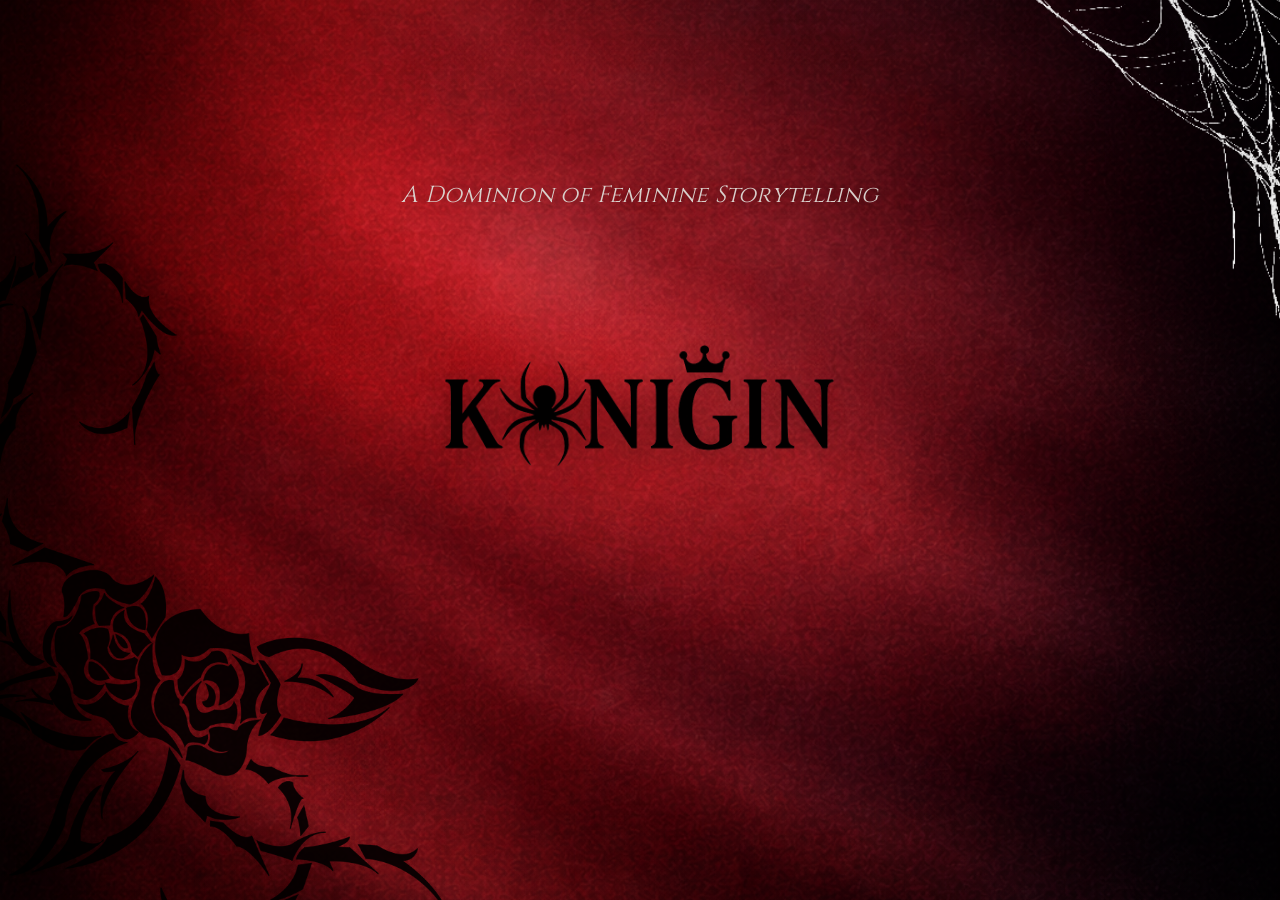
<file: index.html>
<!doctype html>
<html lang="en">
  <head>
    <meta charset="UTF-8" />
    <meta name="viewport" content="width=device-width, initial-scale=1, viewport-fit=cover">    
    <title>KONIGIN</title>
    <link rel="stylesheet" href="/css/styles.css?v=14" />
    </head>
  <body>
    <main class="landing" aria-label="KONIGIN landing page">
      <img
        class="landing__background"
        src="./image/background/index.png"
        alt=""
        aria-hidden="true"
      />

      <div class="landing__vignette" aria-hidden="true"></div>
      <div class="landing__glow landing__glow--main" aria-hidden="true"></div>
      <div class="landing__glow landing__glow--upper" aria-hidden="true"></div>
      <div class="landing__texture" aria-hidden="true"></div>

      <img
        class="landing__web"
        src="./image/element/web.png"
        alt=""
        aria-hidden="true"
      />

      <img
        class="landing__rose"
        src="./image/element/rose.png"
        alt=""
        aria-hidden="true"
      />

      <img
        src="./image/element/spider.png"
        class="entry-spider"
        id="entrySpider"
        alt=""
        aria-hidden="true"
      />

      <section class="hero">
        <p class="hero__subtitle">A Dominion of Feminine Storytelling</p>

        <a class="hero__logo-link" href="/page/home.html" aria-label="Enter KONIGIN">
          <span class="hero__logo-shell">
            <img
              class="hero__logo"
              src="./image/logo.png"
              alt="KONIGIN"
              onerror="this.parentElement.parentElement.dataset.missing='true';this.style.display='none';"
            />
          </span>
          <span class="hero__logo-frame" aria-hidden="true">
            <span class="hero__fallback">KONIGIN</span>
          </span>
        </a>

        <p class="hero__hint">
          <span></span>
          Click the sigil to enter
          <span></span>
        </p>
      </section>
    </main>
    <script src="./js/entry-transition.js?v=5"></script>
  </body>
</html>
</file>
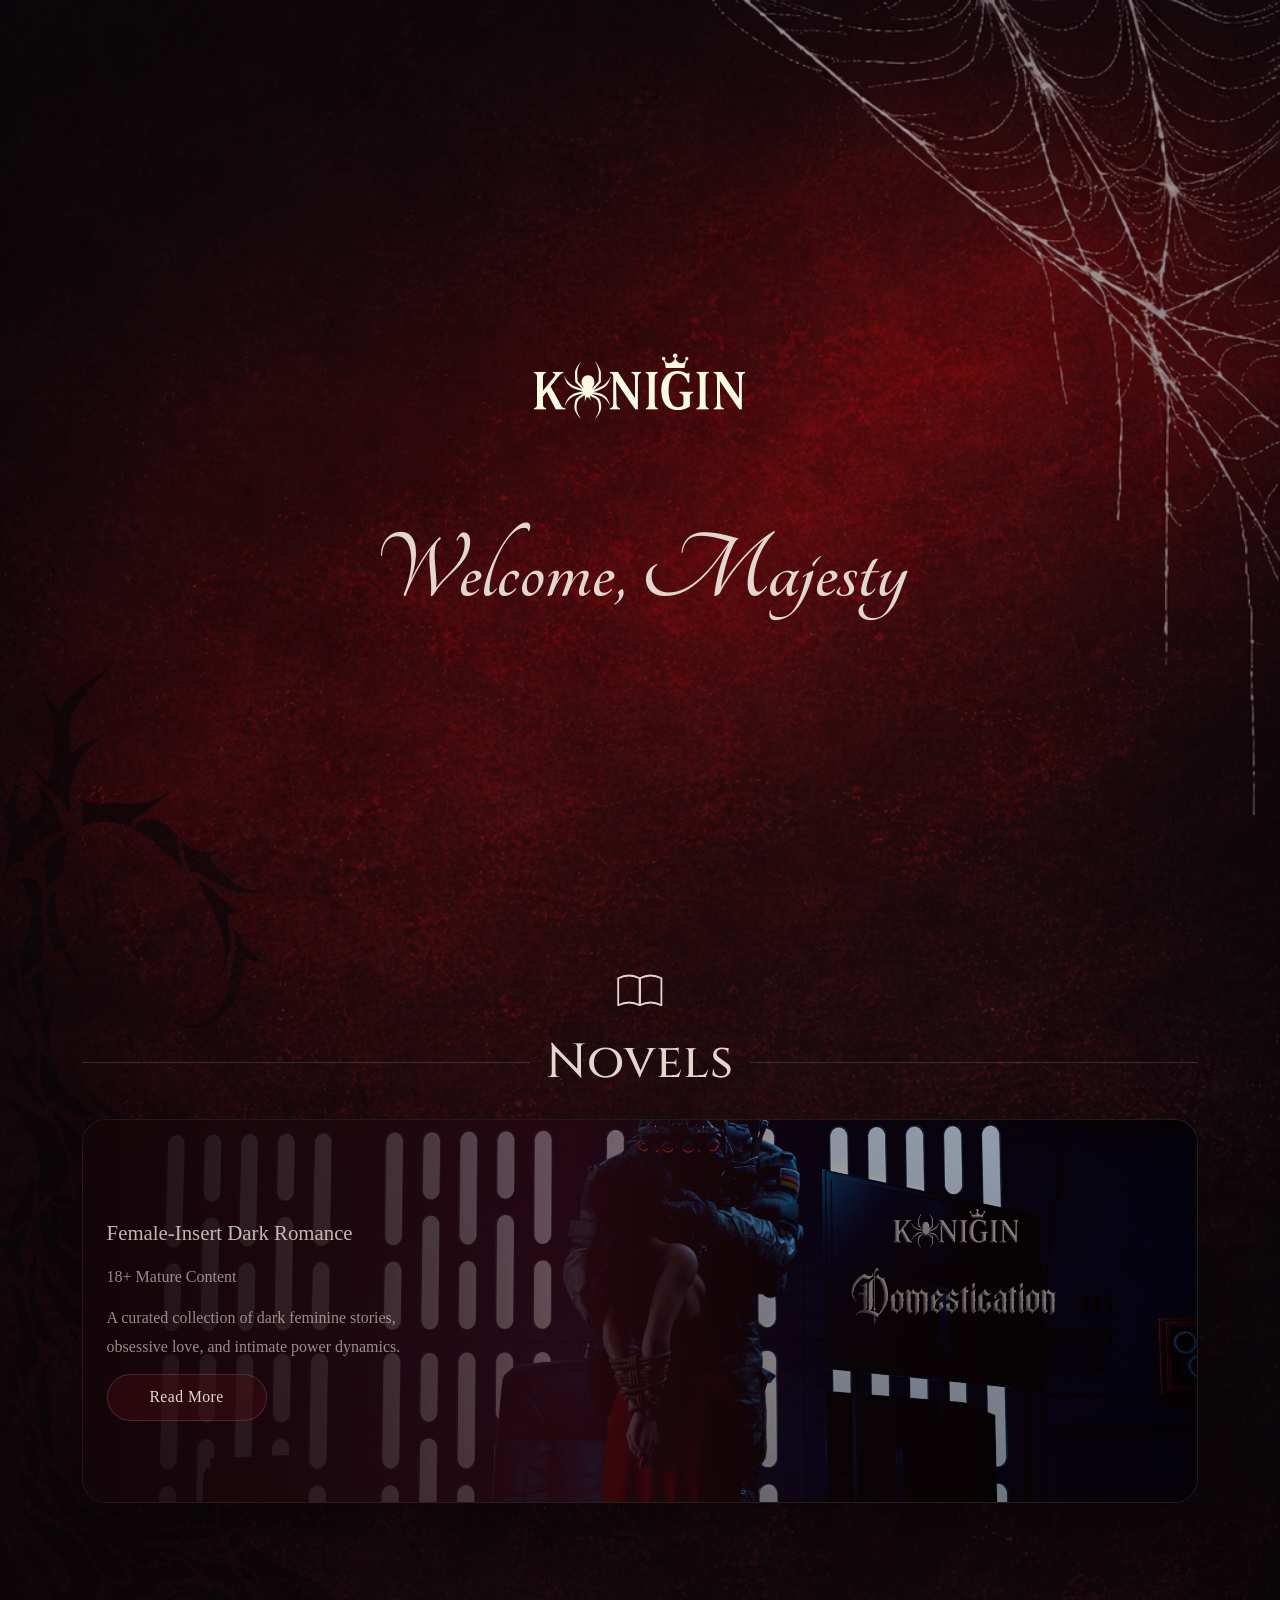
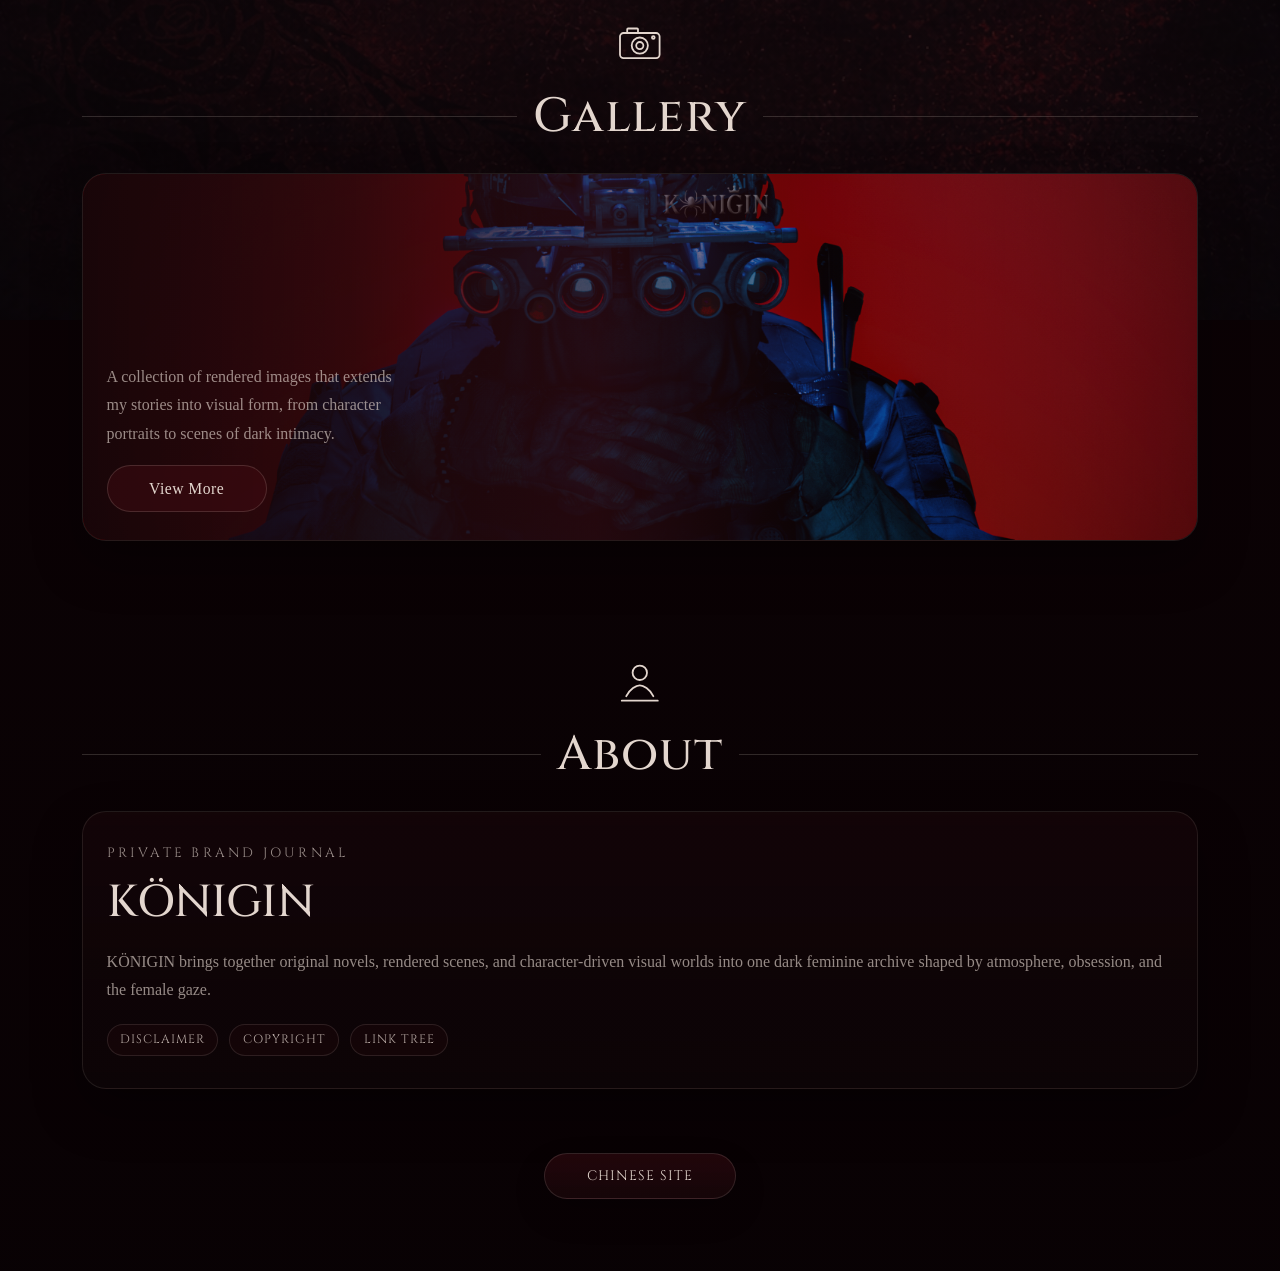
<file: page/home.html>
<!doctype html>
<html lang="zh-CN">
  <head>
    <meta charset="UTF-8" />
    <meta
      name="viewport"
      content="width=device-width, initial-scale=1, viewport-fit=cover"
    />
    <title>KONIGIN Home</title>
    <style>
      :root {
        --title: #e3d6ce;
        --text: rgba(227, 214, 206, 0.84);
        --muted: rgba(227, 214, 206, 0.64);
        --line: rgba(227, 214, 206, 0.18);
        --panel: rgba(14, 5, 8, 0.6);
        --panel-strong: rgba(22, 7, 11, 0.76);
        --button: rgba(69, 13, 20, 0.44);
        --shadow: rgba(0, 0, 0, 0.34);

        --safe-top: env(safe-area-inset-top, 0px);
        --safe-right: env(safe-area-inset-right, 0px);
        --safe-bottom: env(safe-area-inset-bottom, 0px);
        --safe-left: env(safe-area-inset-left, 0px);

        /* 内容最大宽度：控制文字与卡片阅读舒适度 */
        --content-max: 72rem;

        /* 背景舞台最大宽度：明显大于内容区，避免背景被压成中间细条 */
        --stage-max: 92rem;
      }

      @font-face {
        font-family: "Cinzel";
        src: url("/fonts/Cinzel-VariableFont_wght.ttf") format("truetype");
        font-weight: 400 900;
        font-style: normal;
        font-display: swap;
      }

      @font-face {
        font-family: "Bilbo Swash Caps";
        src: url("/fonts/BilboSwashCaps-Regular.ttf") format("truetype");
        font-weight: 400;
        font-style: normal;
        font-display: swap;
      }

      @font-face {
        font-family: "Tangerine";
        src: url("/fonts/Tangerine-Bold.ttf") format("truetype");
        font-weight: 700;
        font-style: normal;
        font-display: swap;
      }

      *,
      *::before,
      *::after {
        box-sizing: border-box;
      }

      html {
        width: 100%;
        margin: 0;
        padding: 0;
        overflow-x: hidden;
        -webkit-text-size-adjust: 100%;
        background: #120306;
      }

      body {
        width: 100%;
        margin: 0;
        overflow-x: hidden;
        color: var(--text);
        font-family: "Iowan Old Style", "Palatino Linotype", "Book Antiqua", Palatino, serif;
        background: #120306;
      }

      img,
      svg {
        display: block;
        max-width: 100%;
      }

      a {
        color: inherit;
        text-decoration: none;
      }

      .page {
        position: relative;
        width: 100%;
        min-height: 100vh;
        overflow-x: hidden;
      }

      /* 背景图使用更宽的“舞台”，不再被压缩成中间细条 */
      .page::before {
        content: "";
        position: absolute;
        top: 0;
        left: 50%;
        transform: translateX(-50%);
        width: min(100%, var(--stage-max));
        min-height: 100%;
        background:
          linear-gradient(180deg, rgba(10, 3, 5, 0.34), rgba(5, 1, 3, 0.72)),
          url("../image/background/home.png") center top / 100% auto no-repeat;
        pointer-events: none;
        z-index: 0;
      }

      .page__inner {
        position: relative;
        z-index: 1;
        width: min(100%, var(--content-max));
        margin: 0 auto;
        padding:
          calc(1.25rem + var(--safe-top))
          max(1.1rem, calc(1.1rem + var(--safe-right)))
          calc(4rem + var(--safe-bottom))
          max(1.1rem, calc(1.1rem + var(--safe-left)));
      }

      .header {
        display: flex;
        flex-direction: column;
        align-items: center;
        justify-content: center;
        text-align: center;
        min-height: 100svh;
        padding: 0.8rem 0 4rem;
      }

      .header__logo {
        width: clamp(11rem, 22vw, 16rem);
        margin: 1.5 auto 2.25rem;
      }

      .header__welcome {
        margin: 0;
        color: var(--title);
        font-family: "Tangerine", "Times New Roman", serif;
        font-style: normal;
        font-size: clamp(3.1rem, 8vw, 6.2rem);
        font-weight: 700;
        line-height: 1.06;
      }

      .section {
        padding: 2.6rem 0 3rem;
      }

      .section + .section {
        margin-top: 1.4rem;
      }

      .section__head {
        display: flex;
        flex-direction: column;
        align-items: center;
        justify-content: center;
        gap: 0.7rem;
        margin-bottom: 1.5rem;
        text-align: center;
      }

      .section__icon-wrap {
        width: 3.6rem;
        height: 3.6rem;
        display: flex;
        align-items: center;
        justify-content: center;
        color: var(--title);
      }

      .section__icon-wrap svg {
        width: 100%;
        height: 100%;
      }

      .section__title-row {
        width: 100%;
        display: flex;
        align-items: center;
        justify-content: center;
        gap: 1rem;
      }

      .section__title-row::before,
      .section__title-row::after {
        content: "";
        flex: 1 1 auto;
        height: 1px;
        background: var(--line);
      }

      .section__title {
        margin: 0;
        color: var(--title);
        font-family: "Cinzel", "Times New Roman", serif;
        font-size: clamp(2rem, 4vw, 3rem);
        font-weight: 500;
        letter-spacing: 0.02em;
      }

      .section__body {
        margin-top: 1.25rem;
      }

      .card {
        overflow: hidden;
        border: 1px solid rgba(227, 214, 206, 0.1);
        border-radius: 1.5rem;
        background:
          linear-gradient(180deg, rgba(53, 11, 18, 0.16), rgba(12, 4, 7, 0.72)),
          var(--panel);
        box-shadow: 0 1.35rem 3rem var(--shadow);
      }

      .button {
        display: inline-flex;
        align-items: center;
        justify-content: center;
        width: fit-content;
        min-width: 10rem;
        padding: 0.85rem 1.5rem;
        border: 1px solid rgba(227, 214, 206, 0.16);
        border-radius: 999px;
        background: var(--button);
        color: var(--title);
        font-size: 0.98rem;
        letter-spacing: 0.03em;
      }

      .novel-card {
        position: relative;
        min-height: 24rem;
        isolation: isolate;
      }

      .novel-card__bg,
      .novel-card__overlay,
      .novel-card__content {
        position: absolute;
        inset: 0;
      }

      .novel-card__bg {
        z-index: 0;
      }

      .novel-card__bg img {
        width: 100%;
        height: 100%;
        object-fit: cover;
        object-position: center center;
      }

      .novel-card__overlay {
        z-index: 1;
        background:
          linear-gradient(
            90deg,
            rgba(20, 5, 9, 0.94) 0%,
            rgba(33, 8, 13, 0.86) 22%,
            rgba(58, 12, 20, 0.6) 44%,
            rgba(33, 8, 13, 0.26) 66%,
            rgba(12, 4, 7, 0.16) 100%
          ),
          linear-gradient(180deg, rgba(14, 5, 8, 0.16), rgba(8, 2, 4, 0.38));
      }

      .novel-card__content {
        z-index: 2;
        width: min(44%, 24rem);
        padding: 2rem 1.5rem;
        display: flex;
        flex-direction: column;
        justify-content: center;
        gap: 0.75rem;
      }

      .novel-card__title,
      .about-card__title {
        margin: 0;
        color: var(--title);
        font-family: "Cinzel", "Times New Roman", serif;
        font-size: clamp(2rem, 3.5vw, 3rem);
        font-weight: 500;
      }

      .novel-card__subtitle,
      .novel-card__meta,
      .novel-card__description,
      .gallery-card__text,
      .about-card__text {
        margin: 0;
        line-height: 1.8;
      }

      .novel-card__subtitle {
        font-size: clamp(1rem, 1.8vw, 1.3rem);
      }

      .novel-card__meta,
      .novel-card__description,
      .gallery-card__text,
      .about-card__text,
      .about-card__eyebrow {
        color: var(--muted);
      }

      .media-placeholder {
        position: absolute;
        inset: 0;
        display: flex;
        align-items: center;
        justify-content: center;
        padding: 1.2rem;
        text-align: center;
        color: rgba(227, 214, 206, 0.4);
        font-family: "Cinzel", "Times New Roman", serif;
        font-size: 1rem;
        letter-spacing: 0.08em;
        text-transform: uppercase;
      }

      .media-placeholder img {
        width: 100%;
        height: 100%;
        object-fit: cover;
      }

      .gallery-card {
        position: relative;
        min-height: 23rem;
        isolation: isolate;
      }

      .gallery-card__bg,
      .gallery-card__overlay,
      .gallery-card__content {
        position: absolute;
        inset: 0;
      }

      .gallery-card__bg {
        z-index: 0;
      }

      .gallery-card__bg img {
        width: 100%;
        height: 100%;
        object-fit: cover;
        object-position: center center;
      }

      .gallery-card__overlay {
        z-index: 1;
        background:
          linear-gradient(
            90deg,
            rgba(18, 5, 8, 0.92) 0%,
            rgba(30, 8, 12, 0.82) 24%,
            rgba(62, 14, 22, 0.56) 46%,
            rgba(30, 8, 12, 0.24) 68%,
            rgba(10, 3, 5, 0.14) 100%
          ),
          linear-gradient(180deg, rgba(14, 5, 8, 0.1), rgba(8, 2, 4, 0.3));
      }

      .gallery-card__content {
        z-index: 2;
        width: min(42%, 22rem);
        padding: 1.75rem 1.5rem;
        display: flex;
        flex-direction: column;
        justify-content: flex-end;
      }

      .gallery-card__text {
        margin-bottom: 1rem;
        max-width: 28rem;
      }

      .about-card {
        padding: 2rem 1.5rem;
      }

      .about-card__eyebrow {
        margin: 0 0 0.65rem;
        font-family: "Cinzel", "Times New Roman", serif;
        font-size: 0.84rem;
        letter-spacing: 0.24em;
        text-transform: uppercase;
      }

      .about-card__title {
        margin-bottom: 0.9rem;
      }

      .about-card__actions {
        margin-top: 1.15rem;
      }

      .about-card__nodes {
        display: flex;
        flex-wrap: wrap;
        gap: 0.55rem 0.7rem;
      }

      .about-card__node {
        display: inline-flex;
        align-items: center;
        justify-content: center;
        padding: 0.42rem 0.78rem;
        border: 1px solid rgba(227, 214, 206, 0.12);
        border-radius: 999px;
        background: rgba(54, 11, 17, 0.2);
        color: rgba(227, 214, 206, 0.78);
        font-family: "Cinzel", "Times New Roman", serif;
        font-size: 0.76rem;
        letter-spacing: 0.08em;
        text-transform: uppercase;
        white-space: nowrap;
        cursor: pointer;
      }

      button.about-card__node {
        appearance: none;
        -webkit-appearance: none;
      }

      .about-card__node.is-active {
        border-color: rgba(227, 214, 206, 0.26);
        background: rgba(84, 17, 27, 0.32);
        color: var(--title);
      }

      .about-card__detail {
        display: none;
        margin-top: 1rem;
        padding: 1rem 1rem 0.95rem;
        border: 1px solid rgba(227, 214, 206, 0.1);
        border-radius: 1rem;
        background:
          linear-gradient(180deg, rgba(52, 10, 17, 0.18), rgba(12, 4, 7, 0.56)),
          rgba(14, 5, 8, 0.42);
      }

      .about-card__detail.is-visible {
        display: block;
      }

      .about-card__detail-title {
        margin: 0 0 0.7rem;
        color: var(--title);
        font-family: "Cinzel", "Times New Roman", serif;
        font-size: 1rem;
        letter-spacing: 0.05em;
      }

      .about-card__detail p {
        margin: 0.55rem 0 0;
        color: var(--muted);
        line-height: 1.8;
      }

      .about-detail__links {
        display: flex;
        flex-wrap: wrap;
        gap: 0.5rem 0.6rem;
        margin-top: 1rem;
      }

      .about-detail__link {
        display: inline-flex;
        align-items: center;
        justify-content: center;
        padding: 0.34rem 0.68rem;
        border: 1px solid rgba(227, 214, 206, 0.12);
        border-radius: 999px;
        background: rgba(42, 9, 14, 0.28);
        color: rgba(227, 214, 206, 0.78);
        font-family: "Cinzel", "Times New Roman", serif;
        font-size: 0.68rem;
        letter-spacing: 0.07em;
        text-transform: uppercase;
        white-space: nowrap;
        transition:
          background-color 160ms ease,
          border-color 160ms ease,
          color 160ms ease;
      }

      .about-detail__link:hover {
        background: rgba(76, 15, 24, 0.34);
        border-color: rgba(227, 214, 206, 0.2);
        color: var(--title);
      }

      .footer-entry {
        display: flex;
        justify-content: center;
        padding: 1rem 0 0.5rem;
      }

      .footer-entry__button {
        display: inline-flex;
        align-items: center;
        justify-content: center;
        min-width: 12rem;
        padding: 0.8rem 1.4rem;
        border: 1px solid rgba(227, 214, 206, 0.14);
        border-radius: 999px;
        background:
          linear-gradient(180deg, rgba(75, 14, 22, 0.34), rgba(24, 6, 10, 0.72)),
          rgba(18, 5, 8, 0.5);
        color: var(--title);
        font-family: "Cinzel", "Times New Roman", serif;
        font-size: 0.86rem;
        letter-spacing: 0.08em;
        text-transform: uppercase;
        box-shadow: 0 0.9rem 2rem rgba(0, 0, 0, 0.18);
      }

      @media (max-width: 900px) {
        .page__inner {
          width: min(100%, 58rem);
        }
      }

      @media (max-width: 680px) {
        .header {
          min-height: auto;
          padding-top: 0.4rem;
          padding-bottom: 2.6rem;
        }

        .section {
          padding: 2rem 0 2.5rem;
        }

        .section + .section {
          margin-top: 0.8rem;
        }

        .novel-card {
          min-height: 24rem;
        }

        .novel-card__content {
          width: min(72%, 18rem);
          padding: 1.5rem 1.25rem;
        }

        .gallery-card {
          min-height: 18rem;
        }

        .gallery-card__content {
          width: min(70%, 18rem);
          padding: 1.4rem 1.25rem;
        }
      }

      @media (max-width: 480px) {
        .page::before {
          width: 100%;
        }

        .page__inner {
          width: 100%;
          padding:
            calc(1rem + var(--safe-top))
            max(0.95rem, calc(0.95rem + var(--safe-right)))
            calc(2.5rem + var(--safe-bottom))
            max(0.95rem, calc(0.95rem + var(--safe-left)));
        }

        .section__title-row {
          gap: 0.7rem;
        }

        .section__icon-wrap {
          width: 3.2rem;
          height: 3.2rem;
        }

        .novel-card__content,
        .about-card,
        .gallery-card__content {
          padding: 1.25rem;
        }

        .novel-card__content {
          width: min(78%, 16rem);
        }

        .gallery-card__content {
          width: min(76%, 16rem);
        }

        .button {
          width: 100%;
        }
      }
    </style>
  </head>
  <body>
    <main class="page">
      <div class="page__inner">
        <header class="header">
          <img
            class="header__logo"
            src="../image/element/logo-home.png"
            alt="KONIGIN"
          />
          <h1 class="header__welcome">Welcome, Majesty</h1>
        </header>

        <section class="section" aria-labelledby="novels-title">
          <div class="section__head">
            <div class="section__icon-wrap" aria-hidden="true">
              <svg viewBox="0 0 128 128" xmlns="http://www.w3.org/2000/svg">
                <g
                  fill="none"
                  stroke="#E3D6CE"
                  stroke-width="4"
                  stroke-linecap="round"
                  stroke-linejoin="round"
                >
                  <path
                    d="M16 36 C32 28,48 28,64 36 L64 96 C48 88,32 88,16 96 Z"
                  />
                  <path
                    d="M112 36 C96 28,80 28,64 36 L64 96 C80 88,96 88,112 96 Z"
                  />
                  <line x1="64" y1="36" x2="64" y2="96" />
                </g>
              </svg>
            </div>
            <div class="section__title-row">
              <h2 class="section__title" id="novels-title">Novels</h2>
            </div>
          </div>
          <div class="section__body" id="novels-container"></div>
        </section>

        <section class="section" aria-labelledby="gallery-title">
          <div class="section__head">
            <div class="section__icon-wrap" aria-hidden="true">
              <svg viewBox="0 0 128 128" xmlns="http://www.w3.org/2000/svg">
                <g
                  fill="none"
                  stroke="#E3D6CE"
                  stroke-width="4"
                  stroke-linecap="round"
                  stroke-linejoin="round"
                >
                  <rect x="20" y="40" width="88" height="56" rx="8" ry="8" />
                  <rect x="36" y="30" width="24" height="10" rx="2" />
                  <circle cx="64" cy="68" r="18" />
                  <circle cx="64" cy="68" r="8" />
                  <circle cx="94" cy="50" r="3" />
                </g>
              </svg>
            </div>
            <div class="section__title-row">
              <h2 class="section__title" id="gallery-title">Gallery</h2>
            </div>
          </div>
          <div class="section__body" id="gallery-container"></div>
        </section>

        <section class="section" aria-labelledby="about-title">
          <div class="section__head">
            <div class="section__icon-wrap" aria-hidden="true">
              <svg viewBox="0 0 128 128" xmlns="http://www.w3.org/2000/svg">
                <g
                  fill="none"
                  stroke="#E3D6CE"
                  stroke-width="4"
                  stroke-linecap="round"
                  stroke-linejoin="round"
                >
                  <circle cx="64" cy="44" r="16" />
                  <path d="M34 96c8-16 22-24 30-24s22 8 30 24" />
                  <path d="M24 106h80" />
                </g>
              </svg>
            </div>
            <div class="section__title-row">
              <h2 class="section__title" id="about-title">About</h2>
            </div>
          </div>
          <div class="section__body" id="about-container"></div>
        </section>

        <div class="footer-entry">
          <a
            class="footer-entry__button"
            href="https://cn.konigindominion.com"
          >
            Chinese Site
          </a>
        </div>
      </div>
    </main>

    <script>
      const fallbackData = {
        novels: [
          {
            title: "Taming",
            subtitle: "Arachnid x You",
            meta: "18+ Mature Content",
            description: "A slow, dangerous and intimate descent into obsession.",
            cover: "",
            link: "/page/novels.html"
          }
        ],
        gallery: {
          title: "Curated Visions",
          description: "A dark visual archive of atmosphere, character and ritual beauty.",
          image: "",
          link: "#",
          cta: "View More"
        },
        about: {
          eyebrow: "Private Brand Journal",
          title: "KONIGIN",
          description:
            "KONIGIN is built as a dark red and black literary home: feminine, gothic, intimate, and restrained. The page reads like a vertical brand scroll rather than a commercial storefront, leaving space for novels, imagery and identity to unfold slowly.",
          links: [
            {
              label: "Disclaimer",
              href: "#",
              title: "Disclaimer",
              description: [
                "This site is presented as a personal creative archive and literary brand space.",
                "Themes may include dark romance, obsession, violence, erotic tension, and other mature fictional material intended for adult audiences."
              ]
            },
            {
              label: "Copyright",
              href: "#",
              title: "Copyright",
              description: [
                "Unless otherwise stated, all content on this site marked as original is the intellectual property of the site owner.",
                "Where applicable, underlying rights remain with their respective owners, while the original expression and transformative presentation on this site remain the property of the site owner."
              ]
            },
            {
              label: "Link Tree",
              href: "#",
              title: "Link Tree",
              description: [
                "External profile and archive links can be listed here once they are ready to publish."
              ]
            }
          ]
        }
      };

      function escapeHtml(value) {
        return String(value ?? "").replace(/[&<>'"]/g, (char) => ({
          "&": "&amp;",
          "<": "&lt;",
          ">": "&gt;",
          "'": "&#39;",
          '"': "&quot;"
        }[char]));
      }

      function renderNovels(novels) {
        const item = Array.isArray(novels) && novels.length ? novels[0] : fallbackData.novels[0];

        return `
          <article class="card novel-card">
            <div class="novel-card__bg" aria-hidden="true">
              ${item.cover ? `<img src="${escapeHtml(item.cover)}" alt="">` : `<div class="media-placeholder">Novel Cover Placeholder</div>`}
            </div>
            <div class="novel-card__overlay" aria-hidden="true"></div>
            <div class="novel-card__content">
              <h3 class="novel-card__title">${escapeHtml(item.title)}</h3>
              <p class="novel-card__subtitle">${escapeHtml(item.subtitle)}</p>
              <p class="novel-card__meta">${escapeHtml(item.meta)}</p>
              <p class="novel-card__description">${escapeHtml(item.description)}</p>
              <a class="button" href="${escapeHtml(item.link || "#")}">Read More</a>
            </div>
          </article>
        `;
      }

      function renderGallery(gallery) {
        const item = gallery || fallbackData.gallery;

        return `
          <article class="card gallery-card">
            <div class="gallery-card__bg" aria-hidden="true">
              ${item.image ? `<img src="${escapeHtml(item.image)}" alt="">` : `<div class="media-placeholder">Gallery Image Placeholder</div>`}
            </div>
            <div class="gallery-card__overlay" aria-hidden="true"></div>
            <div class="gallery-card__content">
              <p class="gallery-card__text">${escapeHtml(item.description)}</p>
              <a class="button" href="${escapeHtml(item.link || "#")}">${escapeHtml(item.cta || "View More")}</a>
            </div>
          </article>
        `;
      }

      function renderAbout(about) {
        const item = about || fallbackData.about;
        const links = Array.isArray(item.links) && item.links.length
          ? item.links
          : fallbackData.about.links;
        const nodes = links.map((link, index) => {
          const hasDetail = Array.isArray(link.description) && link.description.length;
          const hasLinks = Array.isArray(link.links) && link.links.length;
          const detailId = `about-detail-${index}`;

          if (hasDetail || hasLinks) {
            return `
              <button
                class="about-card__node"
                type="button"
                data-detail-trigger="${detailId}"
                aria-expanded="false"
                aria-controls="${detailId}"
              >
                ${escapeHtml(link.label || "")}
              </button>
            `;
          }

          return `
            <a class="about-card__node" href="${escapeHtml(link.href || "#")}">
              ${escapeHtml(link.label || "")}
            </a>
          `;
        }).join("");
        const details = links.map((link, index) => {
          const hasDetail = Array.isArray(link.description) && link.description.length;
          const hasLinks = Array.isArray(link.links) && link.links.length;
          const detailId = `about-detail-${index}`;

          if (!hasDetail && !hasLinks) {
            return "";
          }

          const paragraphs = (Array.isArray(link.description) ? link.description : []).map((text) => `
            <p>${escapeHtml(text)}</p>
          `).join("");
          const detailLinks = hasLinks ? `
            <div class="about-detail__links">
              ${link.links.map((item) => `
                <a
                  class="about-detail__link"
                  href="${escapeHtml(item.href || "#")}"
                  target="_blank"
                  rel="noopener noreferrer"
                >
                  ${escapeHtml(item.label || "")}
                </a>
              `).join("")}
            </div>
          ` : "";

          return `
            <div class="about-card__detail" id="${detailId}" hidden>
              <h4 class="about-card__detail-title">${escapeHtml(link.title || link.label || "")}</h4>
              ${paragraphs}
              ${detailLinks}
            </div>
          `;
        }).join("");

        return `
          <article class="card about-card">
            <p class="about-card__eyebrow">${escapeHtml(item.eyebrow || "")}</p>
            <h3 class="about-card__title">${escapeHtml(item.title)}</h3>
            <p class="about-card__text">${escapeHtml(item.description)}</p>
            <div class="about-card__actions">
              <div class="about-card__nodes">${nodes}</div>
              ${details}
            </div>
          </article>
        `;
      }

      function renderPage(data) {
        document.getElementById("novels-container").innerHTML = renderNovels(data.novels);
        document.getElementById("gallery-container").innerHTML = renderGallery(data.gallery);
        document.getElementById("about-container").innerHTML = renderAbout(data.about);
        bindAboutDetails();
      }

      function bindAboutDetails() {
        const aboutContainer = document.getElementById("about-container");

        if (!aboutContainer) {
          return;
        }

        aboutContainer.querySelectorAll("[data-detail-trigger]").forEach((button) => {
          button.addEventListener("click", () => {
            const targetId = button.getAttribute("data-detail-trigger");
            const target = targetId ? aboutContainer.querySelector(`#${targetId}`) : null;

            if (!target) {
              return;
            }

            const isOpen = !target.hidden;

            aboutContainer.querySelectorAll(".about-card__detail").forEach((detail) => {
              detail.hidden = true;
              detail.classList.remove("is-visible");
            });

            aboutContainer.querySelectorAll("[data-detail-trigger]").forEach((node) => {
              node.setAttribute("aria-expanded", "false");
              node.classList.remove("is-active");
            });

            if (!isOpen) {
              target.hidden = false;
              target.classList.add("is-visible");
              button.setAttribute("aria-expanded", "true");
              button.classList.add("is-active");
            }
          });
        });
      }

      fetch("../data/home-content.json")
        .then((response) => {
          if (!response.ok) {
            throw new Error("Failed to load home content.");
          }

          return response.json();
        })
        .then(renderPage)
        .catch(() => {
          renderPage(fallbackData);
        });
    </script>
  </body>
</html>
</file>
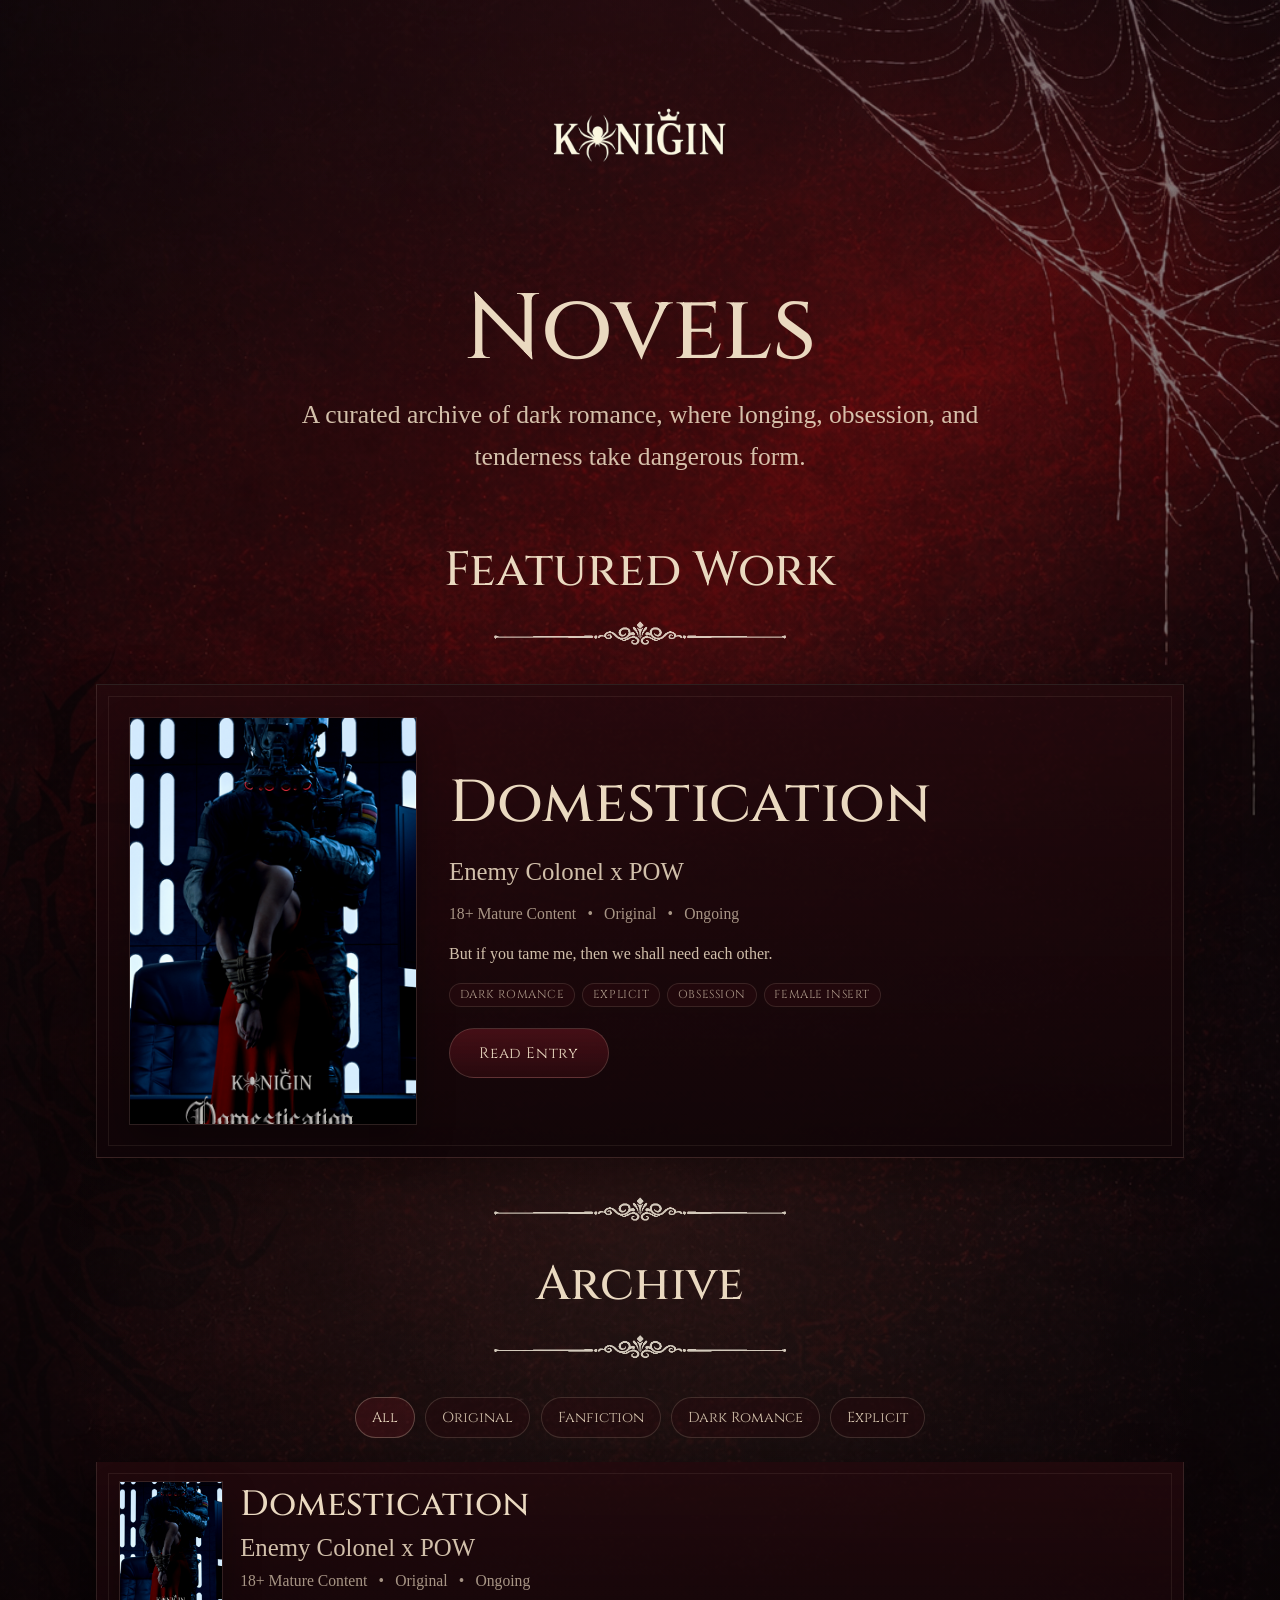
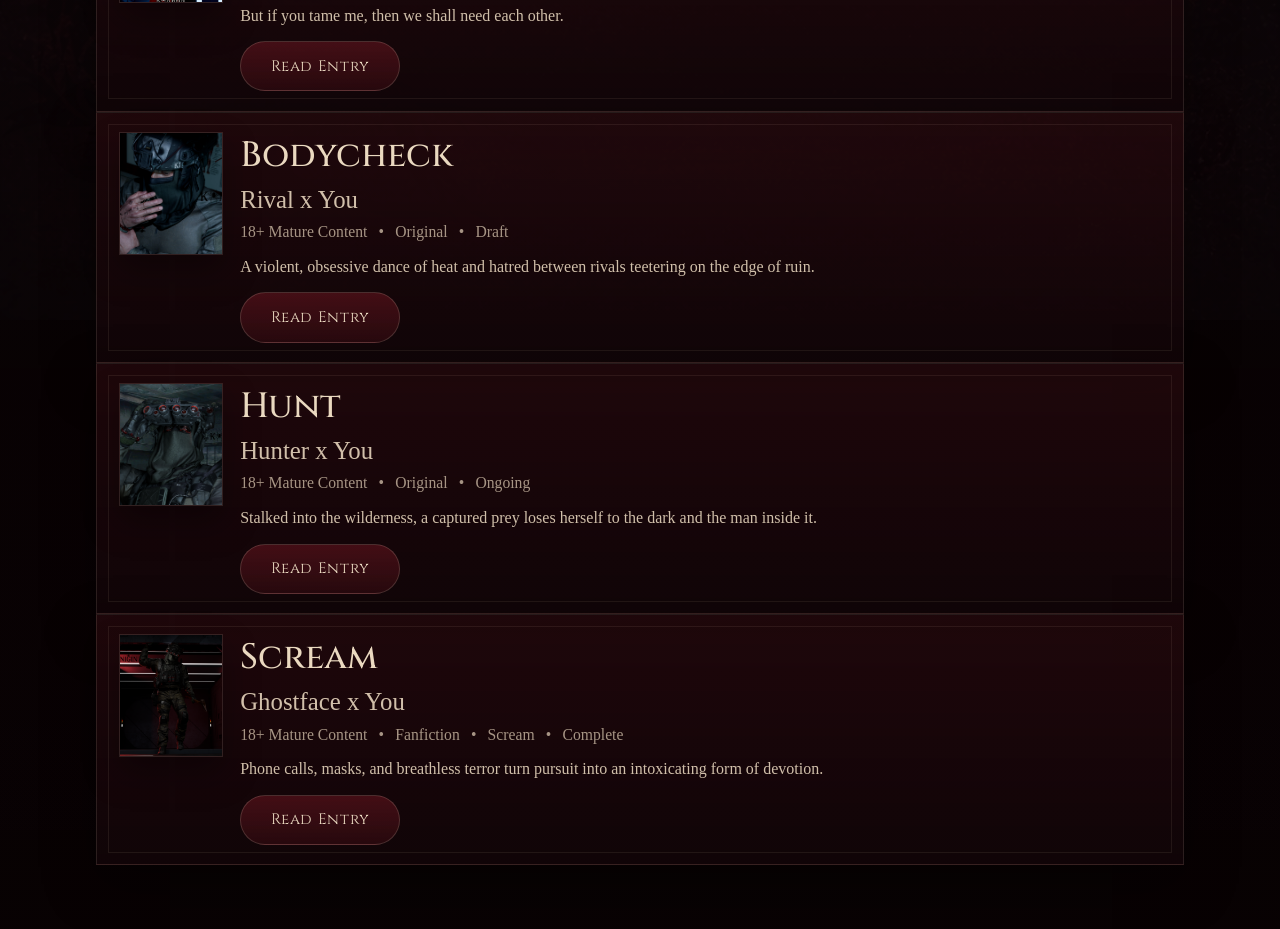
<file: page/novels.html>
<!doctype html>
<html lang="en">
  <head>
    <meta charset="UTF-8" />
    <meta
      name="viewport"
      content="width=device-width, initial-scale=1, viewport-fit=cover"
    />
    <title>KÖNIGIN Novels</title>
    <style>
      :root {
        --title: #ead9c0;
        --text: rgba(234, 217, 192, 0.88);
        --muted: rgba(234, 217, 192, 0.68);
        --line: rgba(234, 217, 192, 0.16);
        --line-strong: rgba(234, 217, 192, 0.26);
        --panel: rgba(25, 7, 10, 0.78);
        --panel-soft: rgba(43, 12, 17, 0.58);
        --button: rgba(87, 19, 28, 0.4);
        --shadow: rgba(0, 0, 0, 0.38);
        --safe-top: env(safe-area-inset-top, 0px);
        --safe-right: env(safe-area-inset-right, 0px);
        --safe-bottom: env(safe-area-inset-bottom, 0px);
        --safe-left: env(safe-area-inset-left, 0px);
        --content-max: 70rem;
        --stage-max: 96rem;
      }

      @font-face {
        font-family: "Cinzel";
        src: url("/fonts/Cinzel-VariableFont_wght.ttf") format("truetype");
        font-weight: 400 900;
        font-style: normal;
        font-display: swap;
      }

      @font-face {
        font-family: "Tangerine";
        src: url("/fonts/Tangerine-Bold.ttf") format("truetype");
        font-weight: 700;
        font-style: normal;
        font-display: swap;
      }

      * {
        box-sizing: border-box;
      }

      html {
        margin: 0;
        padding: 0;
        background: #130305;
        overflow-x: hidden;
      }

      body {
        margin: 0;
        color: var(--text);
        font-family: "Iowan Old Style", "Palatino Linotype", "Book Antiqua", Palatino, serif;
        background:
          linear-gradient(180deg, rgba(8, 2, 3, 0.4), rgba(8, 2, 3, 0.85)),
          radial-gradient(circle at top, rgba(142, 38, 43, 0.3), transparent 34%),
          radial-gradient(circle at 50% 38%, rgba(111, 23, 33, 0.3), transparent 28%),
          url("../image/background/home.png") center top / min(100%, var(--stage-max)) auto no-repeat,
          linear-gradient(180deg, rgba(8, 2, 3, 0.8), rgba(8, 2, 3, 0.96)),
          #130305;
      }

      img {
        display: block;
        max-width: 100%;
      }

      a {
        color: inherit;
        text-decoration: none;
      }

      .page {
        position: relative;
        min-height: 100vh;
        overflow: hidden;
      }

      .page::after {
        content: "";
        position: absolute;
        inset: 0;
        pointer-events: none;
      }

      .page::after {
        background:
          radial-gradient(circle at left top, rgba(0, 0, 0, 0.55), transparent 28%),
          radial-gradient(circle at right top, rgba(0, 0, 0, 0.48), transparent 26%),
          radial-gradient(circle at center, rgba(255, 205, 138, 0.05), transparent 42%);
        mix-blend-mode: screen;
      }

      .page__inner {
        position: relative;
        z-index: 1;
        width: min(100%, var(--content-max));
        margin: 0 auto;
        padding:
          calc(1.5rem + var(--safe-top))
          max(1rem, calc(1rem + var(--safe-right)))
          calc(4rem + var(--safe-bottom))
          max(1rem, calc(1rem + var(--safe-left)));
      }

      .hero {
        display: flex;
        flex-direction: column;
        align-items: center;
        text-align: center;
        padding: 0.75rem 0 2.75rem;
      }

      .hero__logo {
        width: clamp(9rem, 20vw, 13rem);
        margin-bottom: 1.5rem;
      }

      .hero__label {
        margin: 0;
        color: var(--muted);
        font-family: "Cinzel", "Times New Roman", serif;
        font-size: 0.82rem;
        letter-spacing: 0.3em;
        text-transform: uppercase;
      }

      .hero__title {
        margin: 1.1rem 0 0;
        color: var(--title);
        font-family: "Cinzel", "Times New Roman", serif;
        font-size: clamp(3.6rem, 9vw, 5.8rem);
        font-weight: 500;
        line-height: 0.95;
      }

      .hero__intro {
        max-width: 44rem;
        margin: 1.25rem 0 0;
        color: var(--text);
        font-size: clamp(1.2rem, 2vw, 1.8rem);
        line-height: 1.65;
      }

      .divider {
        display: flex;
        justify-content: center;
        margin: 1.9rem 0 0;
      }

      .ornament-divider {
        display: block;
        width: min(20rem, 100%);
        height: auto;
        opacity: 0.8;
      }

      .section {
        padding-top: 1rem;
      }

      .section__head {
        text-align: center;
        margin-bottom: 1.5rem;
      }

      .section__title-wrap {
        display: flex;
        flex-direction: column;
        align-items: center;
        gap: 0.55rem;
      }

      .section__title {
        margin: 0;
        color: var(--title);
        font-family: "Cinzel", "Times New Roman", serif;
        font-size: clamp(2rem, 4vw, 3rem);
        font-weight: 500;
      }

      .button {
        display: inline-flex;
        align-items: center;
        justify-content: center;
        width: fit-content;
        min-width: 10rem;
        padding: 0.85rem 1.5rem;
        border: 1px solid rgba(234, 217, 192, 0.18);
        border-radius: 999px;
        background:
          linear-gradient(180deg, rgba(101, 22, 31, 0.38), rgba(37, 9, 13, 0.72)),
          var(--button);
        color: var(--title);
        font-family: "Cinzel", "Times New Roman", serif;
        font-size: 0.95rem;
        letter-spacing: 0.04em;
        transition:
          transform 180ms ease,
          border-color 180ms ease,
          background-color 180ms ease;
      }

      .button:hover,
      .button:focus-visible {
        transform: translateY(-1px);
        border-color: rgba(234, 217, 192, 0.3);
        outline: none;
      }

      .panel {
        position: relative;
        border: 1px solid rgba(234, 217, 192, 0.12);
        background:
          linear-gradient(180deg, rgba(69, 15, 23, 0.2), rgba(14, 4, 7, 0.72)),
          var(--panel);
        box-shadow: 0 1.2rem 3rem var(--shadow);
      }

      .panel::before {
        content: "";
        position: absolute;
        inset: 0.7rem;
        border: 1px solid rgba(234, 217, 192, 0.08);
        pointer-events: none;
      }

      .featured-card {
        display: grid;
        grid-template-columns: minmax(13rem, 18rem) minmax(0, 1fr);
        gap: 2rem;
        padding: 2rem;
      }

      .featured-card__media {
        align-self: start;
      }

      .featured-card__cover,
      .archive-item__cover {
        width: 100%;
        border: 1px solid rgba(234, 217, 192, 0.12);
        box-shadow: 0 1rem 2rem rgba(0, 0, 0, 0.34);
        object-fit: cover;
      }

      .featured-card__cover {
        aspect-ratio: 3 / 4.25;
      }

      .featured-card__content {
        display: flex;
        flex-direction: column;
        justify-content: center;
        gap: 0.95rem;
        min-width: 0;
      }

      .featured-card__title,
      .archive-item__title {
        margin: 0;
        color: var(--title);
        font-family: "Cinzel", "Times New Roman", serif;
        font-weight: 500;
      }

      .featured-card__title {
        font-size: clamp(2.4rem, 5vw, 3.7rem);
      }

      .featured-card__pairing,
      .archive-item__pairing {
        margin: 0;
        font-size: clamp(1.1rem, 2vw, 1.55rem);
      }

      .featured-card__meta,
      .archive-item__meta {
        display: flex;
        flex-wrap: wrap;
        gap: 0.4rem 0.7rem;
        color: var(--muted);
        font-size: 0.98rem;
        line-height: 1.5;
      }

      .featured-card__summary,
      .archive-item__summary,
      .empty-state {
        margin: 0;
        color: var(--text);
        line-height: 1.7;
      }

      .featured-card__actions {
        display: flex;
        flex-wrap: wrap;
        gap: 0.85rem 1rem;
        align-items: center;
        margin-top: 0.35rem;
      }

      .featured-card__summary,
      .featured-card__pairing,
      .featured-card__meta {
        min-width: 0;
      }

      .filter-bar {
        display: flex;
        flex-wrap: wrap;
        justify-content: center;
        gap: 0.65rem;
        margin-bottom: 1.5rem;
      }

      .filter-chip {
        appearance: none;
        border: 1px solid rgba(234, 217, 192, 0.16);
        border-radius: 999px;
        background: rgba(43, 11, 16, 0.36);
        color: var(--text);
        cursor: pointer;
        font-family: "Cinzel", "Times New Roman", serif;
        font-size: 0.9rem;
        padding: 0.6rem 1rem;
        transition:
          border-color 160ms ease,
          background-color 160ms ease,
          color 160ms ease;
      }

      .filter-chip.is-active,
      .filter-chip:hover,
      .filter-chip:focus-visible {
        border-color: rgba(234, 217, 192, 0.28);
        background: rgba(95, 22, 31, 0.34);
        color: var(--title);
        outline: none;
      }

      .archive-list {
        display: flex;
        flex-direction: column;
      }

      .archive-item {
        display: grid;
        grid-template-columns: 6.5rem minmax(0, 1fr);
        gap: 1.1rem;
        align-items: start;
        padding: 1.2rem 1.35rem;
        border-top: 1px solid rgba(234, 217, 192, 0.1);
      }

      .archive-item:first-child {
        border-top: 0;
      }

      .archive-item__thumb {
        width: 6.5rem;
        align-self: start;
      }

      .archive-item__cover {
        aspect-ratio: 1 / 1.18;
      }

      .archive-item__body {
        display: flex;
        flex-direction: column;
        align-items: flex-start;
        gap: 0.42rem;
        min-width: 0;
      }

      .archive-item__title {
        font-size: clamp(1.7rem, 3vw, 2.2rem);
      }

      .archive-item__pairing {
        margin-top: 0;
      }

      .archive-item__summary {
        margin-top: 0.15rem;
        max-width: 38rem;
      }

      .archive-item__action {
        margin-top: 0.35rem;
      }

      .tag-list {
        display: flex;
        flex-wrap: wrap;
        gap: 0.45rem;
      }

      .tag {
        padding: 0.24rem 0.6rem;
        border: 1px solid rgba(234, 217, 192, 0.12);
        border-radius: 999px;
        background: rgba(56, 14, 20, 0.3);
        color: var(--muted);
        font-family: "Cinzel", "Times New Roman", serif;
        font-size: 0.72rem;
        letter-spacing: 0.05em;
        text-transform: uppercase;
      }

      .empty-state {
        padding: 2rem 1.5rem;
        text-align: center;
      }

      @media (max-width: 760px) {
        .featured-card {
          grid-template-columns: 6rem minmax(0, 1fr);
          gap: 0.8rem;
          padding: 0.9rem;
          align-items: start;
        }

        .featured-card__media {
          width: 6rem;
          max-width: none;
          margin: 0;
          align-self: start;
        }

        .featured-card__content {
          gap: 0.42rem;
          justify-content: start;
          align-self: start;
          padding-top: 0.05rem;
        }

        .featured-card__title {
          font-size: clamp(1.5rem, 6vw, 2rem);
          line-height: 0.96;
        }

        .featured-card__pairing {
          font-size: 0.95rem;
          line-height: 1.15;
          white-space: nowrap;
          overflow: hidden;
          text-overflow: ellipsis;
        }

        .featured-card__meta {
          gap: 0.2rem 0.45rem;
          font-size: 0.78rem;
          line-height: 1.3;
        }

        .featured-card__summary {
          display: -webkit-box;
          -webkit-box-orient: vertical;
          -webkit-line-clamp: 3;
          overflow: hidden;
          font-size: 0.88rem;
          line-height: 1.38;
        }

        .featured-card .tag-list {
          display: none;
        }

        .featured-card__actions {
          flex-wrap: nowrap;
          gap: 0.55rem;
          align-items: center;
          margin-top: 0.15rem;
        }

        .featured-card .button {
          width: auto;
          min-width: 0;
          padding: 0.62rem 1rem;
          font-size: 0.8rem;
          white-space: nowrap;
          flex: 0 0 auto;
        }

        .archive-item {
          grid-template-columns: 6rem minmax(0, 1fr);
          gap: 0.8rem;
          padding: 0.9rem;
          align-items: start;
        }

        .archive-item__thumb {
          width: 6rem;
          align-self: start;
        }

        .archive-item__body {
          gap: 0.42rem;
          justify-content: start;
          align-self: start;
          padding-top: 0.05rem;
        }

        .archive-item__title {
          font-size: clamp(1.3rem, 5vw, 1.75rem);
          line-height: 0.98;
        }

        .archive-item__pairing {
          font-size: 0.95rem;
          line-height: 1.15;
          white-space: nowrap;
          overflow: hidden;
          text-overflow: ellipsis;
        }

        .archive-item__meta {
          gap: 0.2rem 0.45rem;
          font-size: 0.78rem;
          line-height: 1.3;
        }

        .archive-item__summary {
          display: -webkit-box;
          -webkit-box-orient: vertical;
          -webkit-line-clamp: 3;
          overflow: hidden;
          font-size: 0.88rem;
          line-height: 1.38;
          max-width: none;
        }

        .archive-item__action {
          margin-top: 0.15rem;
        }

        .archive-item .button {
          width: auto;
          min-width: 0;
          padding: 0.62rem 1rem;
          font-size: 0.8rem;
          white-space: nowrap;
          flex: 0 0 auto;
        }
      }

      @media (max-width: 480px) {
        .page__inner {
          padding:
            calc(1rem + var(--safe-top))
            max(0.9rem, calc(0.9rem + var(--safe-right)))
            calc(2.8rem + var(--safe-bottom))
            max(0.9rem, calc(0.9rem + var(--safe-left)));
        }

        .hero {
          padding-bottom: 2rem;
        }

        .hero__intro {
          font-size: 1.05rem;
        }

        .featured-card {
          grid-template-columns: 6rem minmax(0, 1fr);
          gap: 0.72rem;
          padding: 0.82rem;
        }

        .featured-card__content {
          gap: 0.38rem;
        }

        .featured-card__title {
          font-size: 1.38rem;
        }

        .featured-card__pairing {
          font-size: 0.9rem;
        }

        .featured-card__meta {
          font-size: 0.73rem;
        }

        .featured-card__summary {
          -webkit-line-clamp: 2;
          font-size: 0.82rem;
          line-height: 1.32;
        }

        .featured-card .button {
          width: auto;
          padding: 0.56rem 0.9rem;
          font-size: 0.76rem;
        }

        .archive-item {
          grid-template-columns: 6rem minmax(0, 1fr);
          gap: 0.72rem;
          padding: 0.82rem;
        }

        .archive-item__thumb {
          width: 6rem;
        }

        .archive-item__title {
          font-size: 1.26rem;
        }

        .archive-item__pairing {
          font-size: 0.9rem;
        }

        .archive-item__meta {
          font-size: 0.73rem;
        }

        .archive-item__summary {
          -webkit-line-clamp: 2;
          font-size: 0.82rem;
          line-height: 1.32;
        }

        .button {
          width: 100%;
        }

        .featured-card .button {
          width: auto;
        }

        .archive-item .button {
          width: auto;
          padding: 0.56rem 0.9rem;
          font-size: 0.76rem;
        }
      }
    </style>
  </head>
  <body>
    <main class="page">
      <div class="page__inner">
        <header class="hero">
          <img class="hero__logo" src="/image/element/logo-home.png" alt="KÖNIGIN" />
          <h1 class="hero__title">Novels</h1>
          <p class="hero__intro">
            A curated archive of dark romance, where longing, obsession, and tenderness take dangerous form.
          </p>
        </header>

        <section class="section" aria-labelledby="featured-title">
          <div class="section__head">
            <div class="section__title-wrap">
              <h2 class="section__title" id="featured-title">Featured Work</h2>
              <img class="ornament-divider" src="/image/element/divider.png" alt="" aria-hidden="true" />
            </div>
          </div>
          <div id="featured-container"></div>
        </section>

        <div class="divider" aria-hidden="true">
          <img class="ornament-divider" src="/image/element/divider.png" alt="" aria-hidden="true" />
        </div>

        <section class="section" aria-labelledby="archive-title">
          <div class="section__head">
            <div class="section__title-wrap">
              <h2 class="section__title" id="archive-title">Archive</h2>
              <img class="ornament-divider" src="/image/element/divider.png" alt="" aria-hidden="true" />
            </div>
          </div>
          <div class="filter-bar" id="filter-bar" aria-label="Filter novels"></div>
          <div id="archive-container"></div>
        </section>
      </div>
    </main>

    <script>
      const FILTERS = [
        { id: "All", label: "All" },
        { id: "Original", label: "Original" },
        { id: "Fanfiction", label: "Fanfiction" },
        { id: "Dark Romance", label: "Dark Romance" },
        { id: "Explicit", label: "Explicit" }
      ];

      const fallbackNovels = [];
      let novelsState = [];
      let activeFilter = "All";

      function escapeHtml(value) {
        return String(value ?? "").replace(/[&<>'"]/g, (char) => ({
          "&": "&amp;",
          "<": "&lt;",
          ">": "&gt;",
          "'": "&#39;",
          '"': "&quot;"
        }[char]));
      }

      function normalizeText(value) {
        return String(value ?? "").trim().toLowerCase();
      }

      function getNovelMeta(novel) {
        const details = [novel.rating, novel.workType, novel.fandom, novel.status]
          .filter(Boolean)
          .map((item) => `<span>${escapeHtml(item)}</span>`);

        return details.length ? details.join("<span aria-hidden=\"true\">&bull;</span>") : "";
      }

      function renderTags(tags) {
        if (!Array.isArray(tags) || !tags.length) {
          return "";
        }

        return `
          <div class="tag-list" aria-label="Novel tags">
            ${tags.map((tag) => `<span class="tag">${escapeHtml(tag)}</span>`).join("")}
          </div>
        `;
      }

      function renderNovelAction(novel) {
        return `
          <a class="button" href="${escapeHtml(novel.href || "#")}">
            ${escapeHtml(novel.buttonText || "Read Entry")}
          </a>
        `;
      }

      function renderFeaturedWork(novel) {
        if (!novel) {
          return `<div class="panel empty-state">No featured work is available yet.</div>`;
        }

        return `
          <article class="panel featured-card">
            <div class="featured-card__media">
              <img class="featured-card__cover" src="${escapeHtml(novel.cover)}" alt="${escapeHtml(novel.title)} cover" />
            </div>
            <div class="featured-card__content">
              <h3 class="featured-card__title">${escapeHtml(novel.title)}</h3>
              <p class="featured-card__pairing">${escapeHtml(novel.pairing)}</p>
              <div class="featured-card__meta">${getNovelMeta(novel)}</div>
              <p class="featured-card__summary">${escapeHtml(novel.summary)}</p>
              ${renderTags(novel.tags)}
              <div class="featured-card__actions">
                ${renderNovelAction(novel)}
              </div>
            </div>
          </article>
        `;
      }

      function renderArchiveItem(novel) {
        return `
          <article class="panel archive-item">
            <div class="archive-item__thumb">
              <img class="archive-item__cover" src="${escapeHtml(novel.cover)}" alt="${escapeHtml(novel.title)} cover" />
            </div>
            <div class="archive-item__body">
              <h3 class="archive-item__title">${escapeHtml(novel.title)}</h3>
              <p class="archive-item__pairing">${escapeHtml(novel.pairing)}</p>
              <div class="archive-item__meta">${getNovelMeta(novel)}</div>
              <p class="archive-item__summary">${escapeHtml(novel.summary)}</p>
              <div class="archive-item__action">
                ${renderNovelAction(novel)}
              </div>
            </div>
          </article>
        `;
      }

      function renderArchiveList(novels) {
        if (!novels.length) {
          return `<div class="panel empty-state">No novels match this filter.</div>`;
        }

        return `<div class="archive-list">${novels.map(renderArchiveItem).join("")}</div>`;
      }

      function matchesFilter(novel, filterId) {
        if (filterId === "All") {
          return true;
        }

        if (filterId === "Original" || filterId === "Fanfiction") {
          return normalizeText(novel.workType) === normalizeText(filterId);
        }

        return Array.isArray(novel.tags) && novel.tags.some((tag) => normalizeText(tag) === normalizeText(filterId));
      }

      function getFeaturedNovel(novels) {
        return novels.find((novel) => novel.featured) || novels[0] || null;
      }

      function renderFilterBar() {
        const container = document.getElementById("filter-bar");

        container.innerHTML = FILTERS.map((filter) => `
          <button
            class="filter-chip${filter.id === activeFilter ? " is-active" : ""}"
            type="button"
            data-filter="${escapeHtml(filter.id)}"
            aria-pressed="${String(filter.id === activeFilter)}"
          >
            ${escapeHtml(filter.label)}
          </button>
        `).join("");

        container.querySelectorAll("[data-filter]").forEach((button) => {
          button.addEventListener("click", () => {
            activeFilter = button.getAttribute("data-filter") || "All";
            renderArchive();
            renderFilterBar();
          });
        });
      }

      function renderArchive() {
        const filtered = novelsState.filter((novel) => matchesFilter(novel, activeFilter));
        document.getElementById("archive-container").innerHTML = renderArchiveList(filtered);
      }

      function renderPage(novels) {
        novelsState = Array.isArray(novels) ? novels : fallbackNovels;
        document.getElementById("featured-container").innerHTML = renderFeaturedWork(getFeaturedNovel(novelsState));
        renderFilterBar();
        renderArchive();
      }

      fetch("../data/novels.json", { cache: "no-store" })
        .then((response) => {
          if (!response.ok) {
            throw new Error("Failed to load novels.");
          }

          return response.json();
        })
        .then(renderPage)
        .catch(() => renderPage(fallbackNovels));
    </script>
  </body>
</html>
</file>
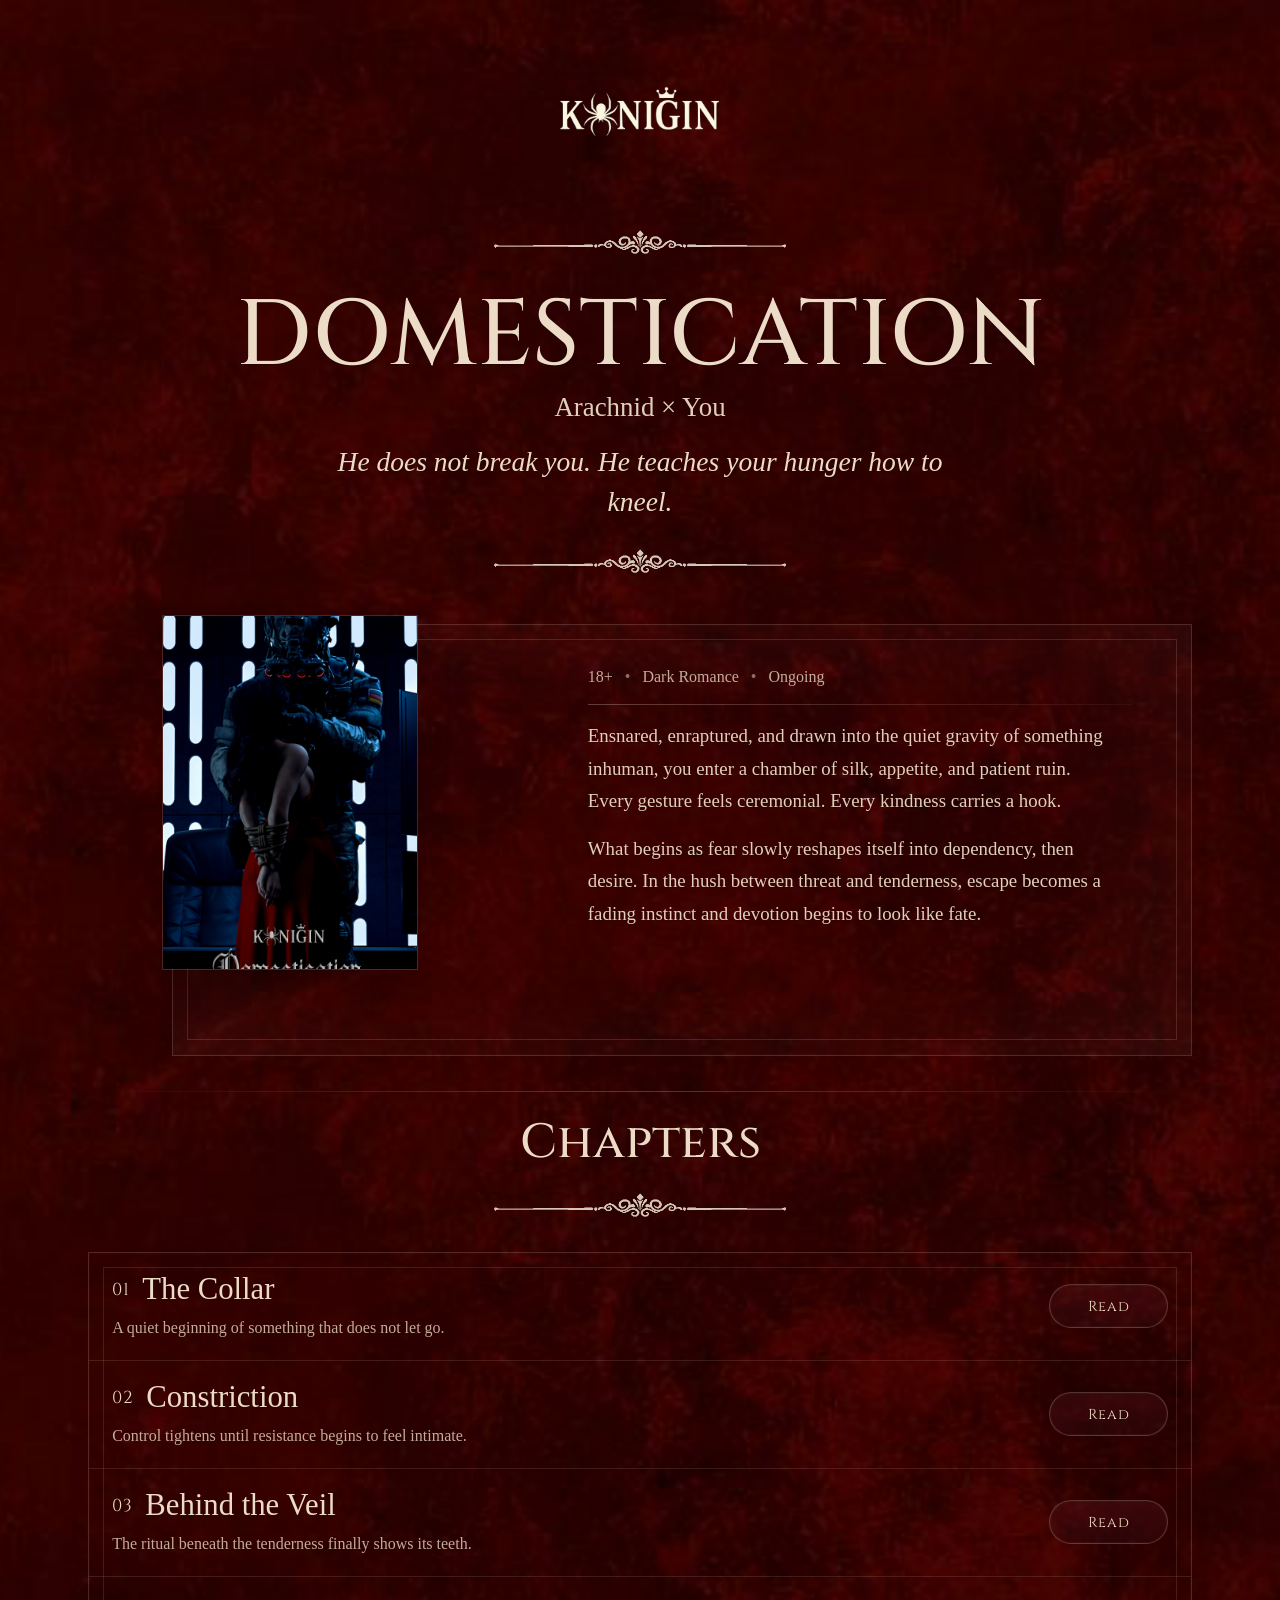
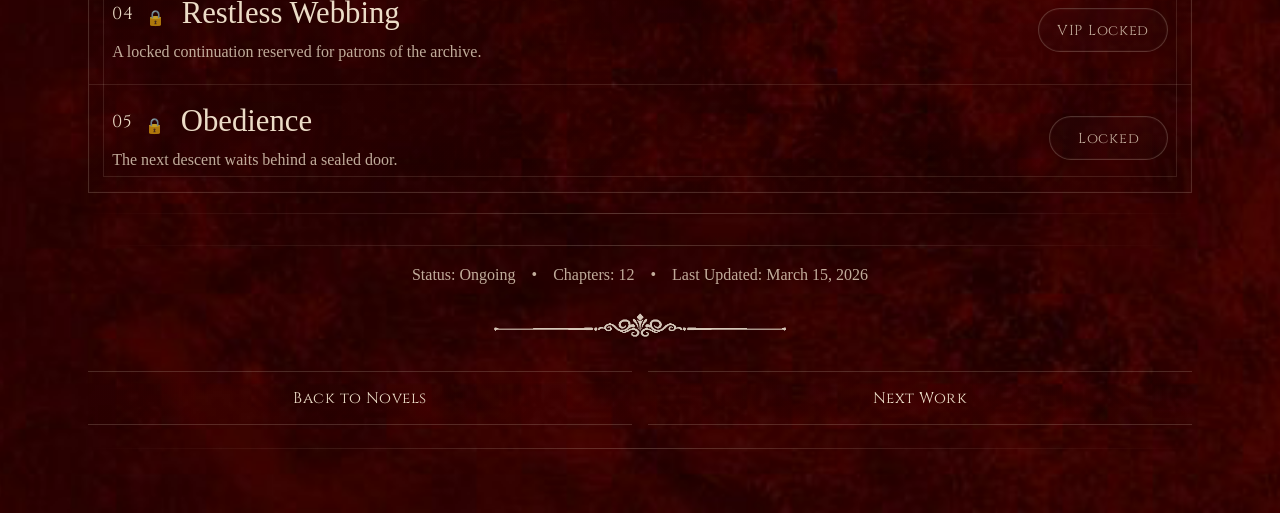
<file: page/articles/domestication/catalog.html>
<!doctype html>
<html lang="en">
  <head>
    <meta charset="UTF-8" />
    <meta
      name="viewport"
      content="width=device-width, initial-scale=1, viewport-fit=cover"
    />
    <title>KÖNIGIN | DOMESTICATION</title>
    <style>
      :root {
        --title: #ecdcc7;
        --text: rgba(236, 220, 199, 0.94);
        --muted: rgba(236, 220, 199, 0.78);
        --line: rgba(236, 220, 199, 0.2);
        --line-strong: rgba(236, 220, 199, 0.3);
        --line-inner: rgba(236, 220, 199, 0.14);
        --safe-top: env(safe-area-inset-top, 0px);
        --safe-right: env(safe-area-inset-right, 0px);
        --safe-bottom: env(safe-area-inset-bottom, 0px);
        --safe-left: env(safe-area-inset-left, 0px);
        --content-max: 71rem;
      }

      @font-face {
        font-family: "Cinzel";
        src: url("/fonts/Cinzel-VariableFont_wght.ttf") format("truetype");
        font-weight: 400 900;
        font-style: normal;
        font-display: swap;
      }

      @font-face {
        font-family: "Tangerine";
        src: url("/fonts/Tangerine-Bold.ttf") format("truetype");
        font-weight: 700;
        font-style: normal;
        font-display: swap;
      }

      * {
        box-sizing: border-box;
      }

      html {
        margin: 0;
        background: #160406;
        overflow-x: hidden;
      }

      body {
        margin: 0;
        color: var(--text);
        font-family: "Iowan Old Style", "Palatino Linotype", "Book Antiqua", Palatino, serif;
        background: #160406;
      }

      a {
        color: inherit;
        text-decoration: none;
      }

      img {
        display: block;
        max-width: 100%;
      }

      .page {
        position: relative;
        min-height: 100vh;
        overflow: hidden;
      }

      .page::before,
      .page::after {
        content: "";
        position: absolute;
        inset: 0;
        pointer-events: none;
      }

      .page::before {
        background: url("/image/background/patten.png") center top / cover repeat-y;
        opacity: 1;
        z-index: 0;
      }

      .page::after {
        background: none;
      }

      .page__inner {
        position: relative;
        z-index: 1;
        width: min(100%, var(--content-max));
        margin: 0 auto;
        padding:
          calc(1.25rem + var(--safe-top))
          max(1rem, calc(1rem + var(--safe-right)))
          calc(4rem + var(--safe-bottom))
          max(1rem, calc(1rem + var(--safe-left)));
      }

      .topmark {
        display: flex;
        flex-direction: column;
        justify-content: center;
        align-items: center;
        gap: 0.55rem;
        margin-bottom: 1rem;
      }

      .topmark__logo {
        width: clamp(9rem, 19vw, 12rem);
        height: auto;
      }

      .ornament-divider {
        display: block;
        width: min(20rem, 100%);
        height: auto;
        opacity: 0.8;
      }

      .hero-head {
        text-align: center;
        padding-top: 0.55rem;
      }

      .hero-head__title {
        margin: 0;
        color: var(--title);
        font-family: "Cinzel", "Times New Roman", serif;
        font-size: clamp(3.1rem, 8vw, 5.8rem);
        font-weight: 500;
        line-height: 0.94;
        text-shadow: 0 1px 0 rgba(0, 0, 0, 0.22);
      }

      .hero-head__pairing {
        margin: 0.7rem 0 0;
        color: var(--text);
        font-size: clamp(1.25rem, 2.1vw, 1.95rem);
      }

      .hero-head__tagline {
        margin: 1.2rem auto 0;
        max-width: 42rem;
        color: var(--title);
        font-size: clamp(1.4rem, 2.15vw, 1.95rem);
        font-style: italic;
        line-height: 1.45;
        text-shadow: 0 1px 0 rgba(0, 0, 0, 0.18);
      }

      .mini-divider {
        display: flex;
        justify-content: center;
        margin: 1.15rem auto 1.7rem;
      }

      .hero-shell {
        position: relative;
        padding: 0.55rem 0 0.2rem;
      }

      .hero-frame {
        position: relative;
        margin-left: clamp(3rem, 7vw, 5.25rem);
        padding:
          clamp(1.8rem, 4vw, 2.5rem)
          clamp(1.25rem, 4vw, 2.7rem)
          clamp(1.55rem, 4vw, 2.3rem)
          clamp(10rem, 25vw, 16.5rem);
        min-height: clamp(21rem, 37vw, 27rem);
        border: 1px solid rgba(236, 220, 199, 0.18);
        background:
          linear-gradient(180deg, rgba(94, 22, 30, 0.028), rgba(28, 8, 12, 0.022)),
          linear-gradient(135deg, rgba(255, 239, 214, 0.01), transparent 24%, transparent 78%, rgba(255, 239, 214, 0.008)),
          rgba(28, 8, 12, 0.005);
        box-shadow:
          inset 0 0 0 1px rgba(255, 236, 214, 0.012),
          0 0.6rem 1.4rem rgba(0, 0, 0, 0.04);
        overflow: visible;
      }

      .hero-frame::before,
      .hero-frame::after {
        content: "";
        position: absolute;
        pointer-events: none;
      }

      .hero-frame::before {
        inset: 0.9rem;
        border: 1px solid rgba(236, 220, 199, 0.14);
      }

      .hero-frame::after {
        inset: 0;
        background:
          linear-gradient(90deg, rgba(236, 220, 199, 0.014), transparent 14%, transparent 86%, rgba(236, 220, 199, 0.014)),
          linear-gradient(180deg, rgba(236, 220, 199, 0.014), transparent 18%, transparent 82%, rgba(236, 220, 199, 0.014));
        mix-blend-mode: screen;
      }

      .hero-cover,
      .hero-content {
        position: relative;
      }

      .hero-cover {
        position: absolute;
        top: clamp(-0.9rem, -0.8vw, -0.25rem);
        left: clamp(-2.1rem, -0.8vw, -0.7rem);
        width: clamp(11rem, 21vw, 16rem);
        z-index: 4;
      }

      .hero-cover::before {
        content: "";
        position: absolute;
        inset: 10% 8% -8% 4%;
        background: radial-gradient(circle, rgba(0, 0, 0, 0.28), transparent 70%);
        filter: blur(12px);
        z-index: -1;
      }

      .hero-cover img,
      .hero-card__cover {
        width: 100%;
        aspect-ratio: 0.72;
        object-fit: cover;
        border: 1px solid rgba(236, 220, 199, 0.16);
        box-shadow:
          0 1.3rem 2rem rgba(0, 0, 0, 0.18),
          -0.35rem 0.25rem 1rem rgba(0, 0, 0, 0.08);
      }

      .hero-content {
        z-index: 2;
        max-width: 35rem;
        margin-left: auto;
        display: flex;
        flex-direction: column;
        align-items: flex-start;
        gap: 0.95rem;
        min-width: 0;
        padding-top: 0.1rem;
      }

      .hero-meta {
        display: flex;
        flex-wrap: wrap;
        gap: 0.45rem 0.75rem;
        color: var(--muted);
        font-size: 1rem;
        line-height: 1.42;
      }

      .hero-meta span[aria-hidden="true"] {
        color: rgba(236, 220, 199, 0.5);
      }

      .hero-rule {
        width: min(100%, 34rem);
        height: 1px;
        background: linear-gradient(90deg, rgba(236, 220, 199, 0.28), rgba(236, 220, 199, 0.05));
      }

      .hero-summary {
        display: flex;
        flex-direction: column;
        gap: 0.95rem;
        max-width: 33rem;
      }

      .hero-summary p {
        margin: 0;
        font-size: clamp(1.03rem, 1.6vw, 1.18rem);
        line-height: 1.72;
        text-shadow: 0 1px 0 rgba(0, 0, 0, 0.14);
      }

      .button {
        display: inline-flex;
        align-items: center;
        justify-content: center;
        width: fit-content;
        min-width: 13rem;
        padding: 0.9rem 1.6rem;
        border: 1px solid rgba(236, 220, 199, 0.22);
        border-radius: 999px;
        background:
          linear-gradient(180deg, rgba(101, 22, 31, 0.24), rgba(37, 9, 13, 0.3)),
          rgba(92, 21, 30, 0.1);
        color: var(--title);
        font-family: "Cinzel", "Times New Roman", serif;
        font-size: 0.98rem;
        letter-spacing: 0.05em;
        box-shadow:
          inset 0 0 0 1px rgba(255, 240, 222, 0.03),
          0 0.3rem 0.9rem rgba(0, 0, 0, 0.05);
        transition:
          transform 180ms ease,
          border-color 180ms ease,
          background-color 180ms ease;
      }

      .button:hover,
      .button:focus-visible {
        transform: translateY(-1px);
        border-color: rgba(236, 220, 199, 0.3);
        background:
          linear-gradient(180deg, rgba(112, 26, 36, 0.28), rgba(42, 10, 15, 0.36)),
          rgba(92, 21, 30, 0.14);
        outline: none;
      }

      .section-shell {
        position: relative;
        margin-top: 2rem;
      }

      .section-shell::before,
      .section-shell::after {
        content: "";
        position: absolute;
        left: 0;
        right: 0;
        height: 1px;
        background: linear-gradient(90deg, transparent, rgba(236, 220, 199, 0.24), transparent);
        pointer-events: none;
      }

      .section-shell::before {
        top: 0;
      }

      .section-shell::after {
        bottom: 0;
      }

      .section-shell__inner {
        position: relative;
        padding: 1.2rem 0 1.35rem;
      }

      .section-title {
        display: flex;
        flex-direction: column;
        align-items: center;
        justify-content: center;
        gap: 0.55rem;
        margin: 0 0 1.25rem;
        text-align: center;
      }

      .section-title__text {
        color: var(--title);
        font-family: "Cinzel", "Times New Roman", serif;
        font-size: clamp(2rem, 4vw, 3rem);
        font-weight: 500;
      }

      .chapter-panel {
        position: relative;
        border: 1px solid rgba(236, 220, 199, 0.18);
        background:
          linear-gradient(180deg, rgba(65, 16, 23, 0.018), rgba(14, 4, 7, 0.022)),
          rgba(20, 6, 9, 0.005);
        box-shadow:
          inset 0 0 0 1px rgba(255, 240, 222, 0.01),
          0 0.6rem 1.4rem rgba(0, 0, 0, 0.04);
      }

      .chapter-panel::before {
        content: "";
        position: absolute;
        inset: 0.9rem;
        border: 1px solid rgba(236, 220, 199, 0.12);
        pointer-events: none;
      }

      .chapter-list {
        position: relative;
        z-index: 1;
      }

      .chapter-row {
        display: grid;
        grid-template-columns: minmax(0, 1fr) auto;
        gap: 1rem;
        align-items: center;
        padding: 1.2rem 1.45rem;
        border-top: 1px solid rgba(236, 220, 199, 0.12);
        transition:
          background-color 160ms ease,
          box-shadow 160ms ease;
      }

      .chapter-row:first-child {
        border-top: 0;
      }

      .chapter-row:hover {
        background: rgba(84, 19, 28, 0.05);
        box-shadow: inset 0 0 2rem rgba(157, 39, 49, 0.02);
      }

      .chapter-row__main {
        min-width: 0;
      }

      .chapter-row__heading {
        display: flex;
        align-items: center;
        gap: 0.75rem;
        min-width: 0;
      }

      .chapter-row__number {
        color: var(--title);
        font-family: "Cinzel", "Times New Roman", serif;
        font-size: 1.08rem;
        letter-spacing: 0.06em;
        flex: 0 0 auto;
      }

      .chapter-row__title {
        margin: 0;
        color: var(--title);
        font-size: clamp(1.35rem, 2.4vw, 2rem);
        font-weight: 400;
        min-width: 0;
      }

      .chapter-row__description {
        margin: 0.5rem 0 0;
        color: var(--muted);
        font-size: 1rem;
        line-height: 1.6;
      }

      .chapter-row__lock {
        color: rgba(236, 220, 199, 0.72);
        font-size: 0.95rem;
        margin-right: 0.55rem;
      }

      .chapter-row__button {
        min-width: 7.4rem;
        padding: 0.7rem 1.1rem;
        font-size: 0.9rem;
      }

      .chapter-row__button.is-locked {
        background:
          linear-gradient(180deg, rgba(63, 18, 25, 0.12), rgba(28, 8, 12, 0.18)),
          rgba(36, 12, 16, 0.04);
        color: var(--muted);
      }

      .empty-state {
        padding: 2rem 1.4rem;
        text-align: center;
        color: var(--text);
      }

      .footer-shell {
        position: relative;
        margin-top: 1.9rem;
      }

      .footer-shell::before,
      .footer-shell::after {
        content: "";
        position: absolute;
        left: 0;
        right: 0;
        height: 1px;
        background: linear-gradient(90deg, transparent, rgba(236, 220, 199, 0.22), transparent);
        pointer-events: none;
      }

      .footer-shell::before {
        top: 0;
      }

      .footer-shell::after {
        bottom: 0;
      }

      .footer-shell__inner {
        padding: 1.35rem 0 1.45rem;
      }

      .footer-meta__stats {
        display: flex;
        flex-wrap: wrap;
        justify-content: center;
        gap: 0.5rem 1rem;
        color: var(--muted);
        font-size: 1rem;
        text-align: center;
      }

      .footer-divider {
        display: flex;
        justify-content: center;
        margin: 1.25rem 0 1.2rem;
      }

      .footer-meta__nav {
        display: grid;
        grid-template-columns: repeat(2, minmax(0, 1fr));
        gap: 1rem;
      }

      .footer-meta__link {
        display: flex;
        align-items: center;
        justify-content: center;
        min-height: 3.4rem;
        border-top: 1px solid rgba(236, 220, 199, 0.18);
        border-bottom: 1px solid rgba(236, 220, 199, 0.18);
        background:
          linear-gradient(180deg, rgba(68, 16, 24, 0.014), rgba(20, 6, 9, 0.012));
        color: var(--title);
        font-family: "Cinzel", "Times New Roman", serif;
        font-size: 0.96rem;
        letter-spacing: 0.03em;
        transition: background-color 160ms ease, border-color 160ms ease;
      }

      .footer-meta__link:hover,
      .footer-meta__link:focus-visible {
        background: rgba(90, 22, 32, 0.05);
        border-color: rgba(236, 220, 199, 0.24);
        outline: none;
      }

      @media (max-width: 760px) {
        .hero-shell {
          padding-top: 0.4rem;
        }

        .hero-frame {
          margin-left: 0.8rem;
          padding:
            1.05rem
            0.95rem
            0.95rem
            7.2rem;
          min-height: 14.6rem;
        }

        .hero-frame::before {
          inset: 0.55rem;
        }

        .hero-cover {
          top: -0.5rem;
          left: -0.45rem;
          width: 6.9rem;
        }

        .hero-content {
          gap: 0.55rem;
          max-width: none;
        }

        .hero-head__tagline {
          font-size: 1.28rem;
        }

        .hero-meta {
          gap: 0.2rem 0.45rem;
          font-size: 0.8rem;
          line-height: 1.3;
        }

        .hero-rule {
          width: 100%;
        }

        .hero-summary {
          gap: 0.45rem;
        }

        .hero-summary p {
          display: -webkit-box;
          -webkit-box-orient: vertical;
          -webkit-line-clamp: 3;
          overflow: hidden;
          font-size: 0.88rem;
          line-height: 1.42;
        }

        .button {
          min-width: 0;
          width: auto;
          padding: 0.65rem 1rem;
          font-size: 0.8rem;
          white-space: nowrap;
        }

        .section-shell {
          margin-top: 1.7rem;
        }

        .section-shell__inner {
          padding: 1rem 0 1.15rem;
        }

        .chapter-row {
          grid-template-columns: minmax(0, 1fr) auto;
          gap: 0.75rem;
          padding: 0.95rem 1rem;
        }

        .chapter-row__title {
          font-size: 1.2rem;
        }

        .chapter-row__description {
          font-size: 0.86rem;
          line-height: 1.45;
        }

        .chapter-row__button {
          min-width: 6.2rem;
          padding: 0.58rem 0.9rem;
          font-size: 0.8rem;
        }
      }

      @media (max-width: 480px) {
        .page__inner {
          padding:
            calc(1rem + var(--safe-top))
            max(0.9rem, calc(0.9rem + var(--safe-right)))
            calc(2.8rem + var(--safe-bottom))
            max(0.9rem, calc(0.9rem + var(--safe-left)));
        }

        .hero-head__title {
          font-size: 2.75rem;
        }

        .hero-head__pairing {
          font-size: 1.02rem;
        }

        .hero-head__tagline {
          font-size: 1.14rem;
          line-height: 1.38;
        }

        .hero-frame {
          margin-left: 0.5rem;
          padding:
            0.9rem
            0.76rem
            0.85rem
            6.45rem;
          min-height: 13.25rem;
        }

        .hero-cover {
          top: -0.3rem;
          left: -0.28rem;
          width: 6rem;
        }

        .hero-content {
          gap: 0.44rem;
        }

        .hero-summary p {
          -webkit-line-clamp: 2;
          font-size: 0.82rem;
          line-height: 1.36;
        }

        .chapter-row {
          grid-template-columns: minmax(0, 1fr);
          padding: 0.9rem;
        }

        .chapter-row__heading {
          gap: 0.55rem;
        }

        .chapter-row__title {
          font-size: 1.12rem;
        }

        .chapter-row__action {
          justify-self: start;
        }

        .footer-meta__nav {
          grid-template-columns: 1fr;
        }
      }
    </style>
  </head>
  <body>
    <main class="page">
      <div class="page__inner">
        <div class="topmark">
          <img class="topmark__logo" src="/image/element/logo-home.png" alt="KÖNIGIN" />
          <img class="ornament-divider" src="/image/element/divider.png" alt="" aria-hidden="true" />
        </div>

        <header class="hero-head" id="hero-head"></header>
        <section id="hero-card-container"></section>

        <section class="section-shell chapter-section" aria-labelledby="chapters-title">
          <div class="section-shell__inner">
            <h2 class="section-title" id="chapters-title">
              <span class="section-title__text">Chapters</span>
              <img class="ornament-divider" src="/image/element/divider.png" alt="" aria-hidden="true" />
            </h2>
            <div id="chapter-list-container"></div>
          </div>
        </section>

        <footer class="footer-shell footer-meta" id="footer-meta"></footer>
      </div>
    </main>

    <script>
      function escapeHtml(value) {
        return String(value ?? "").replace(/[&<>'"]/g, (char) => ({
          "&": "&amp;",
          "<": "&lt;",
          ">": "&gt;",
          "'": "&#39;",
          '"': "&quot;"
        }[char]));
      }

      function renderMeta(items) {
        const safeItems = Array.isArray(items) ? items.filter(Boolean) : [];
        if (!safeItems.length) return "";
        return safeItems
          .map((item) => `<span>${escapeHtml(item)}</span>`)
          .join('<span aria-hidden="true">&bull;</span>');
      }

      function renderHeroHead(entry) {
        return `
          <h1 class="hero-head__title">${escapeHtml(entry.title)}</h1>
          <p class="hero-head__pairing">${escapeHtml(entry.pairing || "")}</p>
          <p class="hero-head__tagline">${escapeHtml(entry.tagline || "")}</p>
          <div class="mini-divider" aria-hidden="true">
            <img class="ornament-divider" src="/image/element/divider.png" alt="" aria-hidden="true" />
          </div>
        `;
      }

      function renderSummary(paragraphs) {
        const safeParagraphs = Array.isArray(paragraphs) ? paragraphs : [];
        return `
          <div class="hero-summary">
            ${safeParagraphs.map((text) => `<p>${escapeHtml(text)}</p>`).join("")}
          </div>
        `;
      }

      function renderHeroCard(entry) {
        return `
          <section class="hero-shell">
            <article class="hero-frame">
              <div class="hero-cover">
                <img
                  class="hero-card__cover"
                  src="${escapeHtml(entry.cover)}"
                  alt="${escapeHtml(entry.title)} cover"
                />
              </div>
              <div class="hero-content">
                <div class="hero-meta">${renderMeta(entry.meta)}</div>
                <div class="hero-rule" aria-hidden="true"></div>
                ${renderSummary(entry.summary)}
              </div>
            </article>
          </section>
        `;
      }

      function renderChapterRow(chapter) {
        const buttonLabel = chapter.locked
          ? (chapter.lockLabel || "Locked")
          : (chapter.buttonText || "Read");

        return `
          <article class="chapter-row" id="${escapeHtml(chapter.id || "")}">
            <div class="chapter-row__main">
              <div class="chapter-row__heading">
                <span class="chapter-row__number">${escapeHtml(chapter.number || "")}</span>
                <h3 class="chapter-row__title">
                  ${chapter.locked ? `<span class="chapter-row__lock" aria-hidden="true">🔒</span>` : ""}
                  ${escapeHtml(chapter.title || "")}
                </h3>
              </div>
              ${chapter.description ? `<p class="chapter-row__description">${escapeHtml(chapter.description)}</p>` : ""}
            </div>
            <div class="chapter-row__action">
              <a
                class="button chapter-row__button${chapter.locked ? " is-locked" : ""}"
                href="${escapeHtml(chapter.href || "#")}"
                ${chapter.locked ? 'aria-disabled="true"' : ""}
              >
                ${escapeHtml(buttonLabel)}
              </a>
            </div>
          </article>
        `;
      }

      function renderChapterList(chapters) {
        if (!Array.isArray(chapters) || !chapters.length) {
          return `
            <div class="chapter-panel">
              <div class="empty-state">No chapters have been catalogued yet.</div>
            </div>
          `;
        }

        return `
          <div class="chapter-panel">
            <div class="chapter-list">
              ${chapters.map(renderChapterRow).join("")}
            </div>
          </div>
        `;
      }

      function renderFooter(entry) {
        const stats = entry.stats || {};
        const back = entry.footerLinks?.back || { label: "Back", href: "#" };
        const next = entry.footerLinks?.next || { label: "Next", href: "#" };

        return `
          <div class="footer-shell__inner">
            <div class="footer-meta__stats">
              <span>Status: ${escapeHtml(stats.status || "Unknown")}</span>
              <span aria-hidden="true">&bull;</span>
              <span>Chapters: ${escapeHtml(stats.chapters ?? "0")}</span>
              <span aria-hidden="true">&bull;</span>
              <span>Last Updated: ${escapeHtml(stats.lastUpdated || "Unknown")}</span>
            </div>
            <div class="footer-divider" aria-hidden="true">
              <img class="ornament-divider" src="/image/element/divider.png" alt="" aria-hidden="true" />
            </div>
            <div class="footer-meta__nav">
              <a class="footer-meta__link" href="${escapeHtml(back.href || "#")}">${escapeHtml(back.label || "Back")}</a>
              <a class="footer-meta__link" href="${escapeHtml(next.href || "#")}">${escapeHtml(next.label || "Next")}</a>
            </div>
          </div>
        `;
      }

      function renderLoadError() {
        document.title = "KÖNIGIN | Entry Unavailable";
        document.getElementById("hero-head").innerHTML = `
          <h1 class="hero-head__title">Entry Unavailable</h1>
          <p class="hero-head__tagline">Unable to load the article data file.</p>
          <div class="mini-divider" aria-hidden="true">
            <img class="ornament-divider" src="/image/element/divider.png" alt="" aria-hidden="true" />
          </div>
        `;
        document.getElementById("hero-card-container").innerHTML = `
          <section class="hero-shell">
            <article class="hero-frame">
              <div class="hero-content">
                ${renderSummary(["Please verify /json/articles/domestication.json is available and valid JSON."])}
              </div>
            </article>
          </section>
        `;
        document.getElementById("chapter-list-container").innerHTML = renderChapterList([]);
        document.getElementById("footer-meta").innerHTML = renderFooter({});
      }

      function renderEntry(entry) {
        document.title = `KÖNIGIN | ${entry.title || "Entry"}`;
        document.getElementById("hero-head").innerHTML = renderHeroHead(entry);
        document.getElementById("hero-card-container").innerHTML = renderHeroCard(entry);
        document.getElementById("chapter-list-container").innerHTML = renderChapterList(entry.chapters);
        document.getElementById("footer-meta").innerHTML = renderFooter(entry);
      }

      fetch("/json/articles/domestication.json", { cache: "no-store" })
        .then((response) => {
          if (!response.ok) throw new Error("Failed to load entry data.");
          return response.json();
        })
        .then((data) => renderEntry(data))
        .catch(() => renderLoadError());
    </script>
  </body>
</html>
</file>
<file: css/styles.css>
:root {
  --bg-deep: #2b0307;
  --bg-wine: #51090d;
  --bg-top: #180104;

  --text-soft: #d8cfca;
  --text-line: rgba(216, 207, 202, 0.42);
  --logo-shadow: rgba(0, 0, 0, 0.42);

  --safe-top: env(safe-area-inset-top, 0px);
  --safe-right: env(safe-area-inset-right, 0px);
  --safe-bottom: env(safe-area-inset-bottom, 0px);
  --safe-left: env(safe-area-inset-left, 0px);
}

@font-face {
  font-family: "Cinzel";
  src: url("/fonts/Cinzel-VariableFont_wght.ttf") format("truetype");
  font-weight: 400 900;
  font-style: normal;
  font-display: swap;
}

*,
*::before,
*::after {
  box-sizing: border-box;
}

html {
  width: 100%;
  height: 100%;
  margin: 0;
  padding: 0;
  overflow: hidden;
  overscroll-behavior: none;
  -webkit-text-size-adjust: 100%;
  background: #140104;
}

body {
  width: 100%;
  height: 100%;
  min-height: 100vh;
  min-height: 100svh;
  min-height: 100dvh;
  margin: 0;
  padding: 0;
  overflow: hidden;
  overscroll-behavior: none;
  background: linear-gradient(180deg, var(--bg-top) 0%, var(--bg-deep) 100%);
  color: var(--text-soft);
  font-family: "Iowan Old Style", "Palatino Linotype", "Book Antiqua", Palatino, serif;
  position: relative;
  touch-action: manipulation;
}

body::before {
  content: "";
  position: fixed;
  inset: 0;
  z-index: -10;
  background: linear-gradient(180deg, var(--bg-top) 0%, var(--bg-deep) 100%);
}

.landing {
  position: fixed;
  inset: 0;
  width: 100%;
  height: 100vh;
  height: 100svh;
  height: 100dvh;
  overflow: hidden;
  isolation: isolate;
  display: flex;
  align-items: center;
  justify-content: center;
  background:
    radial-gradient(circle at 44% 36%, rgba(158, 27, 34, 0.18), transparent 24%),
    radial-gradient(circle at 52% 58%, rgba(132, 16, 24, 0.14), transparent 30%),
    linear-gradient(135deg, #5a0a0f 0%, #47070c 24%, #360408 58%, var(--bg-deep) 100%);
  transform-origin: 50% 50%;
  transition:
    transform 920ms cubic-bezier(0.2, 0.84, 0.24, 1),
    opacity 920ms ease,
    filter 920ms ease;
}

.landing.page-fadeout {
  animation: page-zoomfade 1.2s cubic-bezier(.3,1,.7,1) forwards;
}

@keyframes page-zoomfade {
  0% {
    opacity: 1;
    transform: scale(1);
    filter: blur(0);
  }
  80% {
    opacity: 0.82;
    transform: scale(1.12);
    filter: blur(2px);
  }
  100% {
    opacity: 0;
    transform: scale(1.18);
    filter: blur(8px);
  }
}

.landing__background {
  position: absolute;
  inset: 0;
  width: 100%;
  height: 100%;
  object-fit: cover;
  object-position: center center;
  z-index: 0;
  pointer-events: none;
  user-select: none;
}

.landing__glow,
.landing__texture,
.landing__vignette {
  position: absolute;
  inset: 0;
  pointer-events: none;
}

.landing__glow--main {
  z-index: 1;
  background:
    radial-gradient(circle at 50% 50%, rgba(215, 56, 62, 0.14), transparent 24%),
    radial-gradient(circle at 42% 28%, rgba(255, 233, 235, 0.04), transparent 12%);
  filter: blur(26px);
}

.landing__glow--upper {
  z-index: 1;
  background:
    radial-gradient(circle at 44% 31%, rgba(255, 245, 246, 0.035), transparent 11%);
  filter: blur(32px);
}

.landing__texture {
  z-index: 1;
  opacity: 0.1;
  background:
    radial-gradient(circle at 20% 78%, rgba(255, 255, 255, 0.03), transparent 10%),
    radial-gradient(circle at 68% 34%, rgba(255, 255, 255, 0.022), transparent 12%),
    radial-gradient(circle at 52% 62%, rgba(255, 255, 255, 0.02), transparent 16%);
  filter: blur(34px) saturate(92%);
  transform: scale(1.08);
}

.landing__vignette {
  z-index: 2;
  background:
    radial-gradient(circle at center, rgba(0, 0, 0, 0) 46%, rgba(0, 0, 0, 0.16) 84%, rgba(0, 0, 0, 0.26) 100%),
    linear-gradient(90deg, rgba(0, 0, 0, 0.1) 0%, transparent 18%, transparent 82%, rgba(0, 0, 0, 0.12) 100%),
    linear-gradient(180deg, rgba(0, 0, 0, 0.08) 0%, transparent 14%, transparent 82%, rgba(0, 0, 0, 0.1) 100%);
}

.landing__web,
.landing__rose {
  position: absolute;
  display: block;
  max-width: none;
  user-select: none;
  pointer-events: none;
}

.entry-spider {
  position: absolute;
  top: calc(18vh - 112px);
  left: 31%;
  width: 86px;
  height: 240px;
  object-fit: contain;
  object-position: center top;
  transform: translateX(-50%) translateY(-180px);
  opacity: 0;
  z-index: 8;
  pointer-events: none;
  user-select: none;
  transition: opacity .2s ease;
}

.entry-spider.spider-visible {
  opacity: 1;
}

.entry-spider.spider-drop {
  animation: spider-drop 1.3s cubic-bezier(.38,2.3,.6,1) forwards;
}

@keyframes spider-drop {
  0% {
    transform: translateX(-50%) translateY(-180px);
    opacity: 0;
  }
  10% {
    opacity: 1;
  }
  78% {
    transform: translateX(-50%) translateY(0);
    opacity: 1;
  }
  95% {
    transform: translateX(-50%) translateY(0);
  }
  100% {
    transform: translateX(-50%) translateY(2px);
    opacity: 1;
  }
}

/* 桌面端：更大更贴边 */
.landing__web {
  position: absolute;
  top: calc(-6% + var(--safe-top));
  right: calc(-8% + var(--safe-right));
  width: min(46vw, 680px);
  min-width: 420px;
  max-width: none;
  height: auto;
  max-height: none;
  opacity: 0.95;
  z-index: 4;
  pointer-events: none;
  user-select: none;
  object-fit: contain;
  filter: drop-shadow(0 0 10px rgba(255, 255, 255, 0.05));
}
.landing__rose {
  left: calc(-5% + var(--safe-left));
  bottom: calc(-6% + var(--safe-bottom));
  width: clamp(380px, 40vw, 620px);
  height: auto;
  opacity: 0.9;
  z-index: 5;
}

.hero {
  position: relative;
  z-index: 6;
  width: min(75vw, 840px);
  padding: calc(18px + var(--safe-top)) 0 calc(66px + var(--safe-bottom));
  display: flex;
  flex-direction: column;
  align-items: center;
  justify-content: center;
  gap: clamp(0.8rem, 1.8vh, 1.4rem);
  text-align: center;
  transform: translateY(1.5vh);
}

.hero__subtitle {
  margin: 0 0 0.15em;
  max-width: 75%;
  font-size: clamp(1.45rem, 1.7vw, 2.05rem);
  line-height: 1.08;
  font-family: "Cinzel", "Times New Roman", serif;
  font-style: italic;
  letter-spacing: 0.01em;
  color: #d9d0cc;
  text-shadow: 0 1px 12px rgba(0, 0, 0, 0.34);

}

.hero__logo-link {
  display: inline-flex;
  align-items: center;
  justify-content: center;
  text-decoration: none;
  cursor: pointer;
  -webkit-tap-highlight-color: transparent;
  transform: translateY(-5vh);
}

.hero__logo-frame {
  display: none;
  align-items: center;
  justify-content: center;
  min-width: min(78vw, 820px);
  min-height: clamp(140px, 18vw, 220px);
}

.hero__logo-link[data-missing="true"] .hero__logo-frame {
  display: inline-flex;
}

.hero__logo-shell {
  position: relative;
  display: inline-block;
  line-height: 0;
  isolation: isolate;
}

.hero__logo-shell::after {
  content: "";
  position: absolute;
  inset: 0;
  display: block;
  pointer-events: none;
  z-index: 3;

  /* 关键：伪元素本身不移动，只移动内部渐变 */
  background-image: linear-gradient(
    118deg,
    rgba(255, 255, 255, 0) 32%,
    rgba(255, 255, 255, 0.08) 43%,
    rgba(255, 255, 255, 0.55) 50%,
    rgba(255, 255, 255, 0.12) 57%,
    rgba(255, 255, 255, 0) 68%
  );
  background-repeat: no-repeat;
  background-size: 240% 100%;
  background-position: 150% 0;

  /* 关键：只裁切在 logo 图案区域 */
  -webkit-mask-image: url("../image/logo.png");
  -webkit-mask-repeat: no-repeat;
  -webkit-mask-position: center;
  -webkit-mask-size: 100% 100%;
  mask-image: url("../image/logo.png");
  mask-repeat: no-repeat;
  mask-position: center;
  mask-size: 100% 100%;

  opacity: 0.9;
  animation: logoMetalShine 3.5s ease-in-out infinite;
}

.hero__logo {
  width: min(48vw, 470px);
  height: auto;
  display: block;
  mix-blend-mode: normal;
  transform: translateY(0);
  filter: drop-shadow(0 8px 18px var(--logo-shadow));
}

@keyframes logoMetalShine {
  0%,
  48%,
  100% {
    background-position: 150% 0;
    opacity: 0;
  }

  54% {
    opacity: 0.42;
  }

  78% {
    background-position: -60% 0;
    opacity: 0.9;
  }

  84% {
    background-position: -60% 0;
    opacity: 0;
  }
}

.hero__fallback {
  font-size: clamp(4rem, 10vw, 7.8rem);
  font-weight: 700;
  letter-spacing: 0.03em;
  color: #080606;
  text-shadow: 0 10px 28px rgba(0, 0, 0, 0.4);
}

.hero__hint {
  position: absolute;
  left: 50%;
  bottom: calc(30px + var(--safe-bottom));
  transform: translateX(-50%);
  margin: 0;
  display: inline-flex;
  align-items: center;
  justify-content: center;
  gap: 0.95rem;
  white-space: nowrap;
  font-size: clamp(1.16rem, 1.7vw, 1.8rem);
  line-height: 1.1;
  font-family: "Cinzel", "Times New Roman", serif;
  font-style: italic;
  color: #ddd2cd;
  text-shadow: 0 1px 8px rgba(0, 0, 0, 0.34);
  opacity: 0.6;
  animation: hintFadeOut 1.2s ease 3s forwards;
  will-change: opacity;
  z-index: 7;
}

.hero__hint span {
  width: clamp(3rem, 7vw, 5rem);
  height: 1px;
  background: linear-gradient(90deg, transparent, var(--text-line), transparent);
  flex: 0 0 auto;
}

@keyframes hintFadeOut {
  to {
    opacity: 0;
    visibility: hidden;
  }
}

/* 平板 */
@media (max-width: 1024px) {
  .landing__web {
    top: calc(-5% + var(--safe-top));
    right: calc(-6% + var(--safe-right));
    width: min(52vw, 560px);
    min-width: 360px;
  }

  .landing__rose {
    left: calc(-7% + var(--safe-left));
    bottom: calc(-5% + var(--safe-bottom));
    width: clamp(320px, 46vw, 520px);
  }

  .hero {
    width: min(88vw, 760px);
    gap: 0.75rem;
    transform: translateY(1.2vh);
  }

  .hero__subtitle {
    font-size: clamp(1.5rem, 2.6vw, 2rem);
  }

  .hero__logo {
    width: min(50vw, 410px);
  }
}

/* 手机端：重点修正 */
@media (max-width: 640px) {
  html,
  body {
    overflow: hidden;
  }

  .landing {
    height: 100vh;
    height: 100svh;
    height: 100dvh;
  }

  .landing__background {
    object-position: 48% center;
  }

  /* 右上蛛网：展开显示，避免被边缘裁切 */
  .landing__web {
    top: calc(-3% + var(--safe-top));
    right: calc(-3% + var(--safe-right));
    width: clamp(320px, 88vw, 470px);
    min-width: 0;
    max-width: none;
    height: auto;
    max-height: none;
    opacity: 0.96;
  }
  /* 左下玫瑰必须更大，更吃进画面 */
  .landing__rose {
    left: calc(-12% + var(--safe-left));
    bottom: calc(-6% + var(--safe-bottom));
    width: clamp(290px, 72vw, 430px);
    opacity: 0.92;
  }

  .entry-spider {
    top: calc(18vh - 104px);
    left: 31%;
    width: 72px;
    height: 220px;
  }

  .hero {
    width: min(90vw, 520px);
    gap: 0.5rem;
    padding-top: calc(18px + var(--safe-top));
    padding-bottom: calc(72px + var(--safe-bottom));
    transform: translateY(1.8vh);
  }

  /* 副标题更贴近 logo */
  .hero__subtitle {
    max-width: 88%;
    margin-bottom: -0.1rem;
    font-size: clamp(1.28rem, 4.3vw, 1.7rem);
    line-height: 1.08;
  }

  /* logo 更大 */
  .hero__logo {
    width: min(54vw, 290px);
    transform: translateY(0);
  }

  /* hint 永远单行，不许断 */
  .hero__hint {
    bottom: calc(28px + var(--safe-bottom));
    gap: 0.6rem;
    font-size: clamp(0.92rem, 3.7vw, 1.15rem);
    white-space: nowrap;
    text-align: center;
  }

  .hero__hint span {
    width: clamp(1.4rem, 10vw, 2.6rem);
  }
}

/* 很窄手机 */
@media (max-width: 430px) {
  .landing__web {
    top: calc(-2% + var(--safe-top));
    right: calc(-4% + var(--safe-right));
    width: clamp(310px, 94vw, 460px);
    min-width: 0;
  }
  .landing__rose {
    left: calc(-15% + var(--safe-left));
    bottom: calc(-5% + var(--safe-bottom));
    width: clamp(280px, 78vw, 410px);
  }

  .entry-spider {
    top: calc(18vh - 96px);
    left: 30%;
    width: 64px;
    height: 200px;
  }

  .hero {
    transform: translateY(2vh);
  }

  .hero__subtitle {
    font-size: clamp(1.2rem, 4.8vw, 1.55rem);
  }

  .hero__logo {
    width: min(55vw, 240px);
    transform: translateY(0);
  }

  .hero__logo-shell::after {
    background-image: linear-gradient(
      118deg,
      rgba(255, 255, 255, 0) 34%,
      rgba(255, 255, 255, 0.06) 44%,
      rgba(255, 255, 255, 0.42) 50%,
      rgba(255, 255, 255, 0.1) 56%,
      rgba(255, 255, 255, 0) 66%
    );
    background-size: 250% 100%;
  }
  
  .hero__hint {
    bottom: calc(24px + var(--safe-bottom));
    font-size: clamp(0.88rem, 3.8vw, 1.02rem);
  }
}

@media (prefers-reduced-motion: reduce) {
  .landing__web,
  .landing__rose,
  .hero,
  .hero__logo,
  .hero__logo-shell::after,
  .hero__hint,
  .entry-spider,
  .landing {
    animation: none !important;
    transition: none !important;
  }

  .hero__logo-shell::after {
    animation: none !important;
    background-position: 50% 0;
    opacity: 0.08;
  }}
</file>
